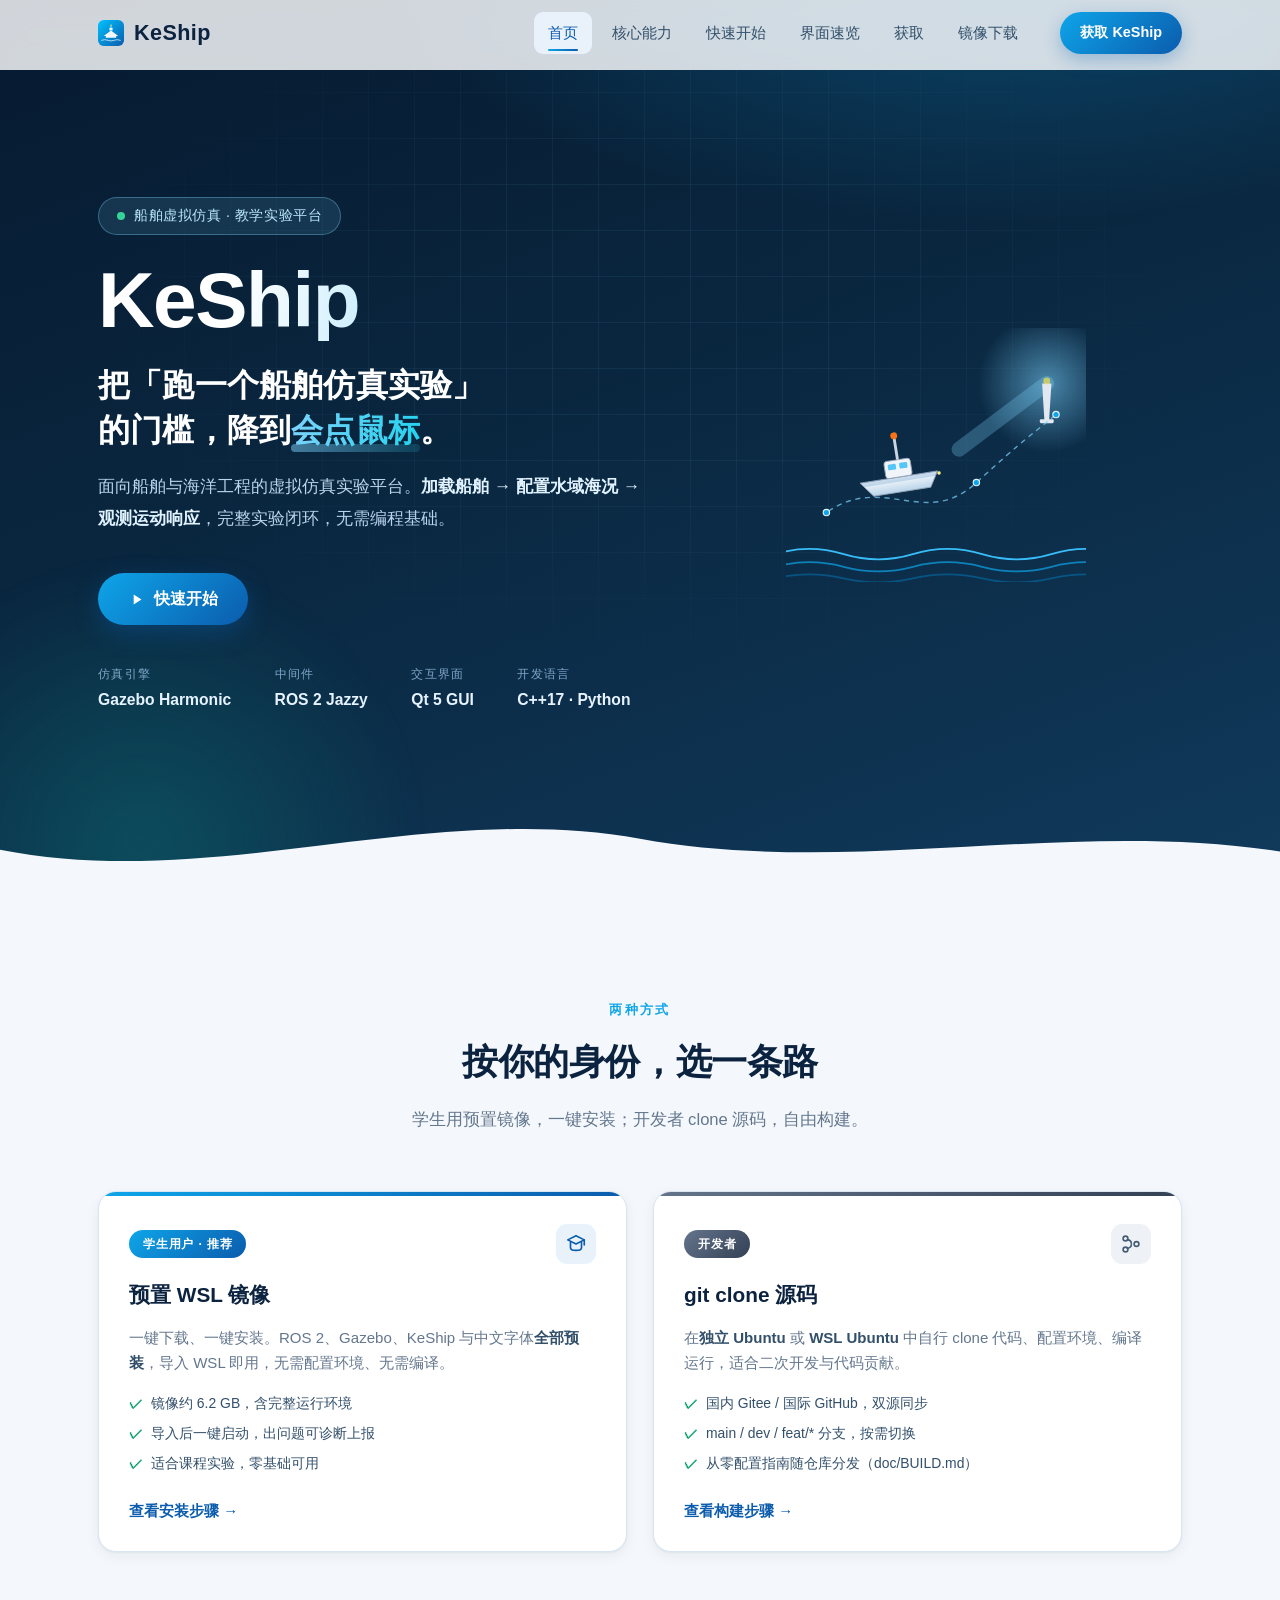
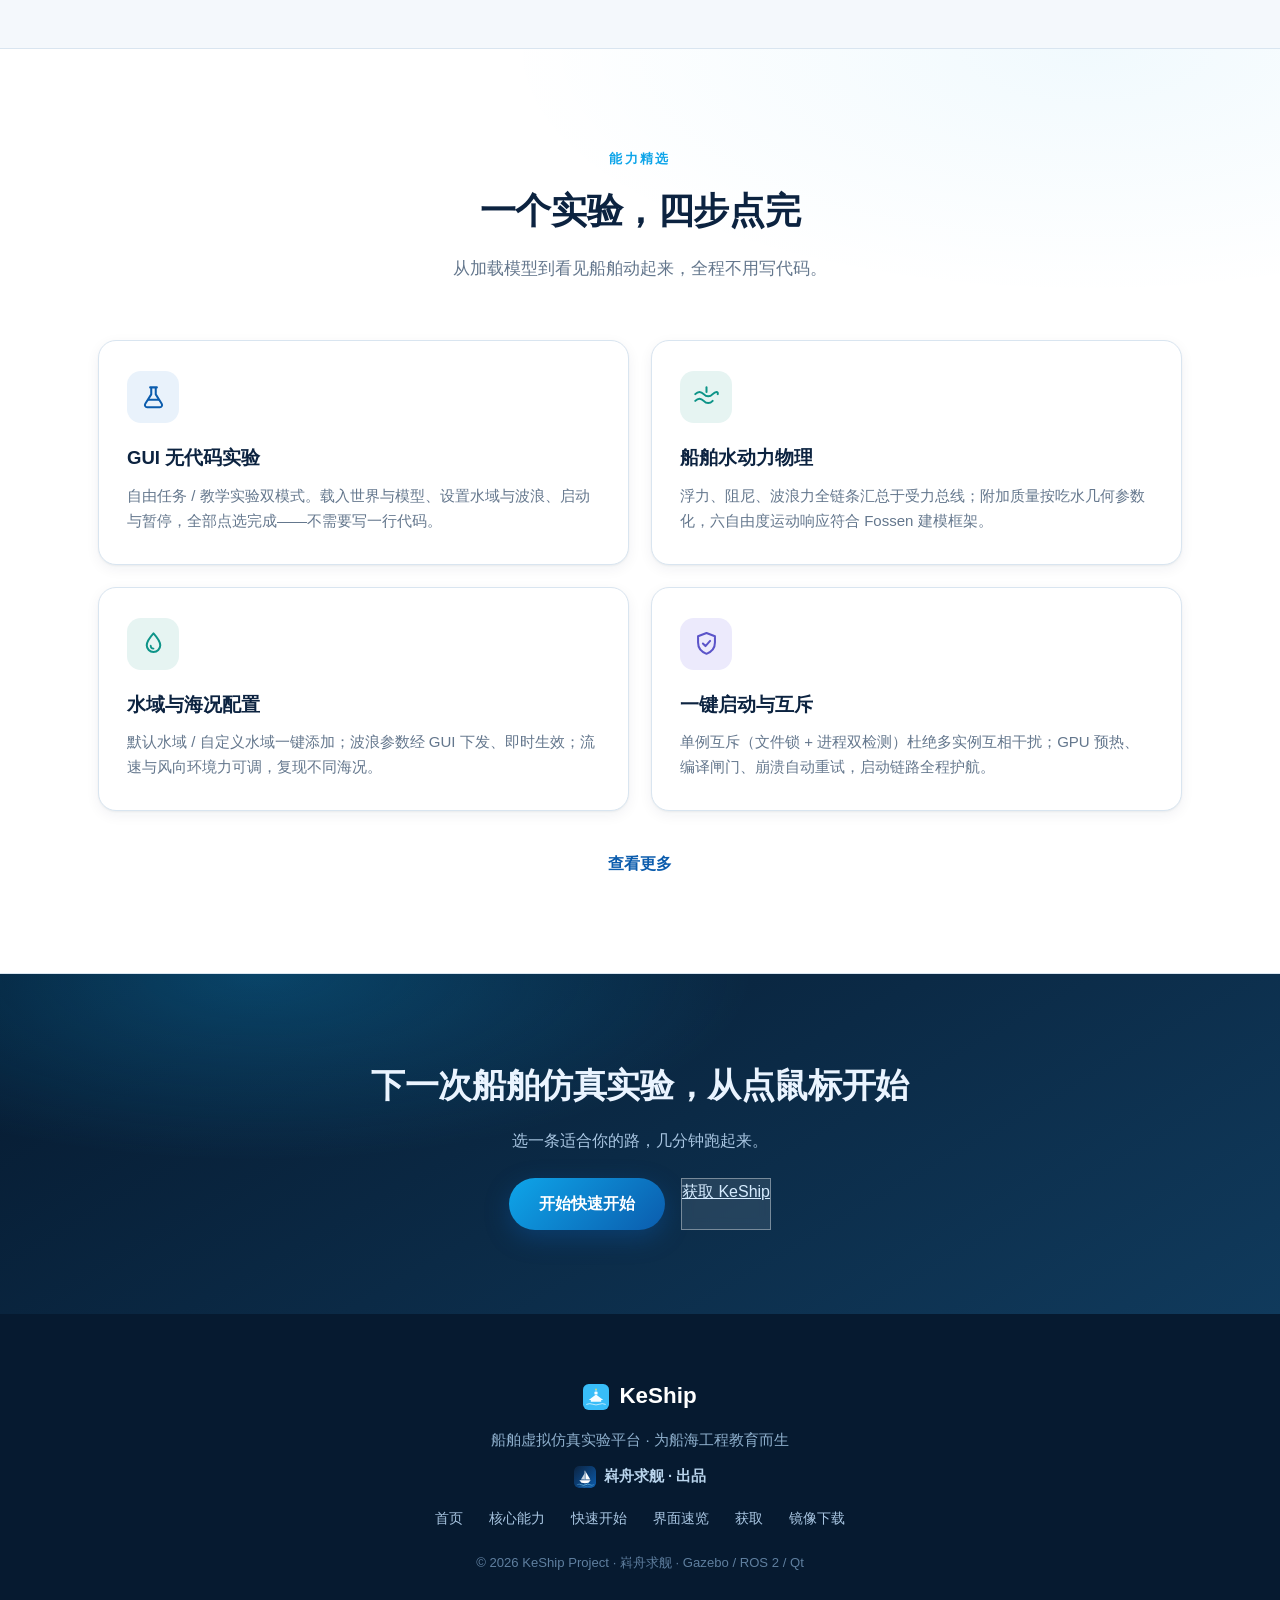
<file: index.html>
<!DOCTYPE html>
<html lang="zh-CN">
<head>
    <meta charset="UTF-8">
    <meta name="viewport" content="width=device-width, initial-scale=1.0">
    <title>KeShip — 船舶虚拟仿真实验平台</title>
    <meta name="description" content="KeShip 是面向船舶与海洋工程的虚拟仿真实验平台：预置 WSL 镜像一键安装，或 git clone 源码自建环境。加载船舶、配置水域海况、观测运动响应，无需编程基础。">
    <link rel="stylesheet" href="css/style.css">
    <link rel="icon" href="data:image/svg+xml,%3Csvg xmlns='http://www.w3.org/2000/svg' viewBox='0 0 100 100'%3E%3Cdefs%3E%3ClinearGradient id='g' x1='0' y1='0' x2='1' y2='1'%3E%3Cstop offset='0' stop-color='%2300c2ff'/%3E%3Cstop offset='1' stop-color='%230b5cad'/%3E%3C/linearGradient%3E%3C/defs%3E%3Crect width='100' height='100' rx='22' fill='url(%23g)'/%3E%3Cpath d='M22 60 L50 38 L78 60 L70 60 L70 66 L30 66 L30 60 Z' fill='%23fff' opacity='.95'/%3E%3Cpath d='M44 30 h12 v8 h-12 z M50 22 v8' fill='%23fff' opacity='.95'/%3E%3Cpath d='M14 76 q 12 -5 24 0 t 24 0 t 24 0' fill='none' stroke='%23fff' stroke-width='3' stroke-linecap='round' opacity='.85'/%3E%3C/svg%3E">
</head>
<body>

    <!-- ================= 导航栏 ================= -->
    <header id="navbar">
        <div class="nav-container">
            <a href="index.html" class="nav-logo" aria-label="KeShip 首页">
                <svg class="logo-mark" viewBox="0 0 100 100" aria-hidden="true">
                    <defs>
                        <linearGradient id="lg" x1="0" y1="0" x2="1" y2="1">
                            <stop offset="0" stop-color="#00c2ff"/><stop offset="1" stop-color="#0b5cad"/>
                        </linearGradient>
                    </defs>
                    <rect width="100" height="100" rx="22" fill="url(#lg)"/>
                    <!-- 船体 -->
                    <path d="M22 62 L50 40 L78 62 L70 62 L70 68 L30 68 L30 62 Z" fill="#fff" opacity=".95"/>
                    <!-- 桅杆 + 顶标 -->
                    <rect x="44" y="30" width="12" height="10" fill="#fff" opacity=".95"/>
                    <line x1="50" y1="22" x2="50" y2="30" stroke="#fff" stroke-width="2.5" stroke-linecap="round" opacity=".95"/>
                    <circle cx="50" cy="20" r="3" fill="#fde047"/>
                    <!-- 航迹波 -->
                    <path d="M14 78 q 12 -5 24 0 t 24 0 t 24 0" fill="none" stroke="#fff" stroke-width="3" stroke-linecap="round" opacity=".85"/>
                </svg>
                <span class="logo-text">KeShip</span>
            </a>
            <nav class="nav-links" id="nav-links" aria-label="主导航">
                <a href="index.html" class="nav-link active" aria-current="page">首页</a>
                <a href="features.html" class="nav-link">核心能力</a>
                <a href="start.html" class="nav-link">快速开始</a>
                <a href="showcase.html" class="nav-link">界面速览</a>
                <a href="get.html" class="nav-link">获取</a>
                <a href="download/index.html" class="nav-link">镜像下载</a>
            </nav>
            <a href="get.html" class="nav-cta">获取 KeShip</a>
            <button class="nav-toggle" aria-label="打开菜单" aria-expanded="false" aria-controls="nav-links">
                <span></span><span></span><span></span>
            </button>
        </div>
        <div class="nav-progress" id="nav-progress" aria-hidden="true"></div>
    </header>

    <main>

    <!-- ================= Hero ================= -->
    <section id="hero">
        <div class="hero-bg" aria-hidden="true">
            <div class="hero-grid"></div>
            <div class="hero-glow"></div>
        </div>
        <div class="container hero-inner">
            <div class="hero-copy reveal">
                <p class="hero-badge"><span class="badge-dot"></span>船舶虚拟仿真 · 教学实验平台</p>
                <h1 class="hero-title">KeShip</h1>
                <p class="hero-slogan">把「跑一个船舶仿真实验」的门槛，降到<em>会点鼠标</em>。</p>
                <p class="hero-subtitle">
                    面向船舶与海洋工程的虚拟仿真实验平台。<strong>加载船舶 → 配置水域海况 → 观测运动响应</strong>，完整实验闭环，无需编程基础。
                </p>
                <div class="hero-actions">
                    <a href="start.html" class="btn btn-primary">
                        <svg viewBox="0 0 24 24" class="btn-ico" aria-hidden="true"><path d="M8 5v14l11-7z" fill="currentColor"/></svg>
                        快速开始
                    </a>
                </div>
                <dl class="hero-stats">
                    <div class="stat"><dt>仿真引擎</dt><dd>Gazebo Harmonic</dd></div>
                    <div class="stat"><dt>中间件</dt><dd>ROS 2 Jazzy</dd></div>
                    <div class="stat"><dt>交互界面</dt><dd>Qt 5 GUI</dd></div>
                    <div class="stat"><dt>开发语言</dt><dd>C++17 · Python</dd></div>
                </dl>
            </div>

            <!-- 装饰性 SVG 场景：无人船 + 航迹 + 声波 -->
            <div class="hero-art reveal" aria-hidden="true">
                <svg viewBox="0 0 520 440" class="hero-svg">
                    <defs>
                        <linearGradient id="hull" x1="0" y1="0" x2="0" y2="1">
                            <stop offset="0" stop-color="#f8fafc"/><stop offset="1" stop-color="#b9d4ea"/>
                        </linearGradient>
                        <radialGradient id="lamp" cx=".5" cy=".5" r=".5">
                            <stop offset="0" stop-color="#7dd3fc" stop-opacity=".55"/>
                            <stop offset="1" stop-color="#7dd3fc" stop-opacity="0"/>
                        </radialGradient>
                    </defs>

                    <!-- 灯塔光束 -->
                    <circle cx="452" cy="96" r="120" fill="url(#lamp)"/>
                    <path d="M452 96 L300 210" stroke="#7dd3fc" stroke-opacity=".28" stroke-width="26" stroke-linecap="round"/>

                    <!-- 灯塔 -->
                    <g fill="#e2e8f0">
                        <path d="M444 96 l16 0 l-4 66 h-8 z"/>
                        <rect x="440" y="158" width="24" height="7" rx="2"/>
                    </g>
                    <circle cx="452" cy="92" r="6" fill="#fde047">
                        <animate attributeName="opacity" values="1;.35;1" dur="2.4s" repeatCount="indefinite"/>
                    </circle>

                    <!-- 计划航迹（虚线 + 途径点） -->
                    <path d="M70 320 C 170 250, 240 350, 330 268 S 420 190, 468 150"
                          fill="none" stroke="#7dd3fc" stroke-opacity=".7" stroke-width="2.5" stroke-dasharray="9 8">
                        <animate attributeName="stroke-dashoffset" from="68" to="0" dur="3.2s" repeatCount="indefinite"/>
                    </path>
                    <g fill="#0ea5e9" stroke="#e0f2fe" stroke-width="2">
                        <circle cx="70" cy="320" r="5.5"/>
                        <circle cx="330" cy="268" r="5.5"/>
                        <circle cx="468" cy="150" r="5.5"/>
                    </g>

                    <!-- 无人船（USV） -->
                    <g transform="translate(196 236) rotate(-9)">
                        <path d="M-72 22 L64 22 L48 48 L-52 48 Z" fill="url(#hull)" stroke="#94a3b8" stroke-width="1.5"/>
                        <path d="M-72 22 L64 22 L60 30 L-66 30 Z" fill="#0b5cad" opacity=".18"/>
                        <rect x="-26" y="-8" width="46" height="30" rx="5" fill="#f1f5f9" stroke="#94a3b8" stroke-width="1.5"/>
                        <rect x="-20" y="-2" width="14" height="10" rx="2" fill="#38bdf8" opacity=".85"/>
                        <rect x="0" y="-2" width="14" height="10" rx="2" fill="#38bdf8" opacity=".85"/>
                        <rect x="-4" y="-46" width="5" height="38" rx="2" fill="#cbd5e1"/>
                        <circle cx="-1.5" cy="-50" r="6" fill="#f97316">
                            <animate attributeName="r" values="6;7.6;6" dur="1.8s" repeatCount="indefinite"/>
                        </circle>
                        <circle cx="66" cy="26" r="3" fill="#fef08a"/>
                    </g>

                    <!-- 船体下方水波 -->
                    <g class="hero-waves">
                        <path class="wv wv-1" d="M-20 392 q 60 -18 120 0 t 120 0 t 120 0 t 120 0 t 120 0" fill="none" stroke="#38bdf8" stroke-width="3" stroke-linecap="round"/>
                        <path class="wv wv-2" d="M-20 414 q 60 -16 120 0 t 120 0 t 120 0 t 120 0 t 120 0" fill="none" stroke="#0ea5e9" stroke-width="3" stroke-linecap="round" opacity=".7"/>
                        <path class="wv wv-3" d="M-20 434 q 60 -14 120 0 t 120 0 t 120 0 t 120 0 t 120 0" fill="none" stroke="#0284c7" stroke-width="3" stroke-linecap="round" opacity=".45"/>
                    </g>
                </svg>
            </div>
        </div>

        <!-- 海浪过渡 -->
        <div class="hero-wave" aria-hidden="true">
            <svg viewBox="0 0 1440 120" preserveAspectRatio="none">
                <path d="M0,64 C240,110 480,10 720,52 C960,94 1200,30 1440,66 L1440,120 L0,120 Z" fill="#f4f8fc"/>
            </svg>
        </div>
    </section>

    <!-- ================= 双入口：选你的方式 ================= -->
    <section id="paths" class="section">
        <div class="container">
            <header class="section-head reveal">
                <p class="section-kicker">两种方式</p>
                <h2 class="section-title">按你的身份，选一条路</h2>
                <p class="section-desc">学生用预置镜像，一键安装；开发者 clone 源码，自由构建。</p>
            </header>
            <div class="path-cards">
                <a class="path-card path-student reveal" href="start.html#student">
                    <div class="path-top">
                        <span class="path-badge">学生用户 · 推荐</span>
                        <span class="path-emoji" aria-hidden="true">
                            <svg viewBox="0 0 24 24"><path d="M12 3 3 7.5l9 4.5 9-4.5L12 3z" fill="none" stroke="currentColor" stroke-width="1.8" stroke-linejoin="round"/><path d="M6 10.2V16c0 1.7 2.7 3 6 3s6-1.3 6-3v-5.8" fill="none" stroke="currentColor" stroke-width="1.8" stroke-linecap="round"/><path d="M21 7.5V13" fill="none" stroke="currentColor" stroke-width="1.8" stroke-linecap="round"/></svg>
                        </span>
                    </div>
                    <h3>预置 WSL 镜像</h3>
                    <p>一键下载、一键安装。ROS 2、Gazebo、KeShip 与中文字体<strong>全部预装</strong>，导入 WSL 即用，无需配置环境、无需编译。</p>
                    <ul class="path-points">
                        <li>镜像约 6.2 GB，含完整运行环境</li>
                        <li>导入后一键启动，出问题可诊断上报</li>
                        <li>适合课程实验，零基础可用</li>
                    </ul>
                    <span class="path-go">查看安装步骤 →</span>
                </a>

                <a class="path-card path-dev reveal" href="start.html#dev">
                    <div class="path-top">
                        <span class="path-badge alt">开发者</span>
                        <span class="path-emoji" aria-hidden="true">
                            <svg viewBox="0 0 24 24"><circle cx="6" cy="6" r="2.6" fill="none" stroke="currentColor" stroke-width="1.8"/><circle cx="6" cy="18" r="2.6" fill="none" stroke="currentColor" stroke-width="1.8"/><circle cx="18" cy="12" r="2.6" fill="none" stroke="currentColor" stroke-width="1.8"/><path d="M8 7.2c3.6.6 4.4 2.4 4.4 4.2M8 16.8c3.6-.6 4.4-2.4 4.4-4.2" fill="none" stroke="currentColor" stroke-width="1.8" stroke-linecap="round"/></svg>
                        </span>
                    </div>
                    <h3>git clone 源码</h3>
                    <p>在<strong>独立 Ubuntu</strong> 或 <strong>WSL Ubuntu</strong> 中自行 clone 代码、配置环境、编译运行，适合二次开发与代码贡献。</p>
                    <ul class="path-points">
                        <li>国内 Gitee / 国际 GitHub，双源同步</li>
                        <li>main / dev / feat/* 分支，按需切换</li>
                        <li>从零配置指南随仓库分发（doc/BUILD.md）</li>
                    </ul>
                    <span class="path-go">查看构建步骤 →</span>
                </a>
            </div>
        </div>
    </section>

    <!-- ================= 能力精选 ================= -->
    <section id="features" class="section section-alt">
        <div class="container">
            <header class="section-head reveal">
                <p class="section-kicker">能力精选</p>
                <h2 class="section-title">一个实验，四步点完</h2>
                <p class="section-desc">从加载模型到看见船舶动起来，全程不用写代码。</p>
            </header>
            <div class="features-grid cols-2">
                <article class="feature-card reveal">
                    <div class="f-icon i-blue">
                        <svg viewBox="0 0 24 24" aria-hidden="true"><path d="M9 3h6M10 3v6.2L4.7 17.6A2 2 0 0 0 6.4 20.7h11.2a2 2 0 0 0 1.7-3.1L14 9.2V3" fill="none" stroke="currentColor" stroke-width="1.8" stroke-linecap="round" stroke-linejoin="round"/><path d="M7.5 14h9" stroke="currentColor" stroke-width="1.8" stroke-linecap="round"/></svg>
                    </div>
                    <h3>GUI 无代码实验</h3>
                    <p>自由任务 / 教学实验双模式。载入世界与模型、设置水域与波浪、启动与暂停，全部点选完成——不需要写一行代码。</p>
                </article>
                <article class="feature-card reveal">
                    <div class="f-icon i-deep">
                        <svg viewBox="0 0 24 24" aria-hidden="true"><path d="M2 9c2.5-2.6 5-2.6 7.5 0S15 11.6 17.5 9 22.5 6.4 22 9M2 15c2.5-2.6 5-2.6 7.5 0s5.5 2.6 8-0" fill="none" stroke="currentColor" stroke-width="1.8" stroke-linecap="round"/><path d="M12 3v4" stroke="currentColor" stroke-width="1.8" stroke-linecap="round"/></svg>
                    </div>
                    <h3>船舶水动力物理</h3>
                    <p>浮力、阻尼、波浪力全链条汇总于受力总线；附加质量按吃水几何参数化，六自由度运动响应符合 Fossen 建模框架。</p>
                </article>
                <article class="feature-card reveal">
                    <div class="f-icon i-teal">
                        <svg viewBox="0 0 24 24" aria-hidden="true"><path d="M12 3s6 6.6 6 10.6A6 6 0 0 1 6 13.6C6 9.6 12 3 12 3z" fill="none" stroke="currentColor" stroke-width="1.8" stroke-linejoin="round"/><path d="M9.5 14a2.5 2.5 0 0 0 2.5 2.5" fill="none" stroke="currentColor" stroke-width="1.6" stroke-linecap="round"/></svg>
                    </div>
                    <h3>水域与海况配置</h3>
                    <p>默认水域 / 自定义水域一键添加；波浪参数经 GUI 下发、即时生效；流速与风向环境力可调，复现不同海况。</p>
                </article>
                <article class="feature-card reveal">
                    <div class="f-icon i-indigo">
                        <svg viewBox="0 0 24 24" aria-hidden="true"><path d="M12 2.7 4.5 5.6v5.6c0 4.6 3.2 8.4 7.5 10 4.3-1.6 7.5-5.4 7.5-10V5.6z" fill="none" stroke="currentColor" stroke-width="1.8" stroke-linejoin="round"/><path d="m8.8 12 2.3 2.3 4.1-4.6" fill="none" stroke="currentColor" stroke-width="1.8" stroke-linecap="round" stroke-linejoin="round"/></svg>
                    </div>
                    <h3>一键启动与互斥</h3>
                    <p>单例互斥（文件锁 + 进程双检测）杜绝多实例互相干扰；GPU 预热、编译闸门、崩溃自动重试，启动链路全程护航。</p>
                </article>
            </div>
            <p class="more-link reveal"><a href="features.html">查看更多</a></p>
        </div>
    </section>

    <!-- ================= CTA ================= -->
    <section class="cta-band">
        <div class="container cta-inner reveal">
            <h2>下一次船舶仿真实验，从点鼠标开始</h2>
            <p>选一条适合你的路，几分钟跑起来。</p>
            <div class="cta-actions">
                <a href="start.html" class="btn btn-primary">开始快速开始</a>
                <a href="get.html" class="btn-ghost">获取 KeShip</a>
            </div>
        </div>
    </section>

    </main>

    <!-- ================= 页脚 ================= -->
    <footer>
        <div class="container footer-inner">
            <div class="footer-brand">
                <svg class="logo-mark" viewBox="0 0 100 100" aria-hidden="true">
                    <rect width="100" height="100" rx="22" fill="#38bdf8"/>
                    <path d="M22 62 L50 40 L78 62 L70 62 L70 68 L30 68 L30 62 Z" fill="#fff" opacity=".95"/>
                    <rect x="44" y="30" width="12" height="10" fill="#fff" opacity=".95"/>
                    <line x1="50" y1="22" x2="50" y2="30" stroke="#fff" stroke-width="2.5" stroke-linecap="round" opacity=".95"/>
                    <circle cx="50" cy="20" r="3" fill="#fde047"/>
                    <path d="M14 78 q 12 -5 24 0 t 24 0 t 24 0" fill="none" stroke="#fff" stroke-width="3" stroke-linecap="round" opacity=".85"/>
                </svg>
                <span>KeShip</span>
            </div>
            <p class="footer-desc">船舶虚拟仿真实验平台 · 为船海工程教育而生</p>
            <p class="footer-kz">
                <img class="kz-mark-sm" src="assets/kzqj-logo.svg" alt="嵙舟求舰" width="20" height="20">
                <span>嵙舟求舰 · 出品</span>
            </p>

            <nav class="footer-links" aria-label="页脚导航">
                <a href="index.html">首页</a>
                <a href="features.html">核心能力</a>
                <a href="start.html">快速开始</a>
                <a href="showcase.html">界面速览</a>
                <a href="get.html">获取</a>
                <a href="download/index.html">镜像下载</a>
            </nav>
            <p class="footer-copy">© <span id="year">2026</span> KeShip Project · 嵙舟求舰 · Gazebo / ROS 2 / Qt</p>
        </div>
    </footer>

    <button id="back-top" class="back-top" type="button" aria-label="回到顶部">
        <svg viewBox="0 0 24 24" aria-hidden="true"><path d="m5 15 7-7 7 7" fill="none" stroke="currentColor" stroke-width="2" stroke-linecap="round" stroke-linejoin="round"/></svg>
    </button>

    <script src="js/main.js"></script>
</body>
</html>
</file>
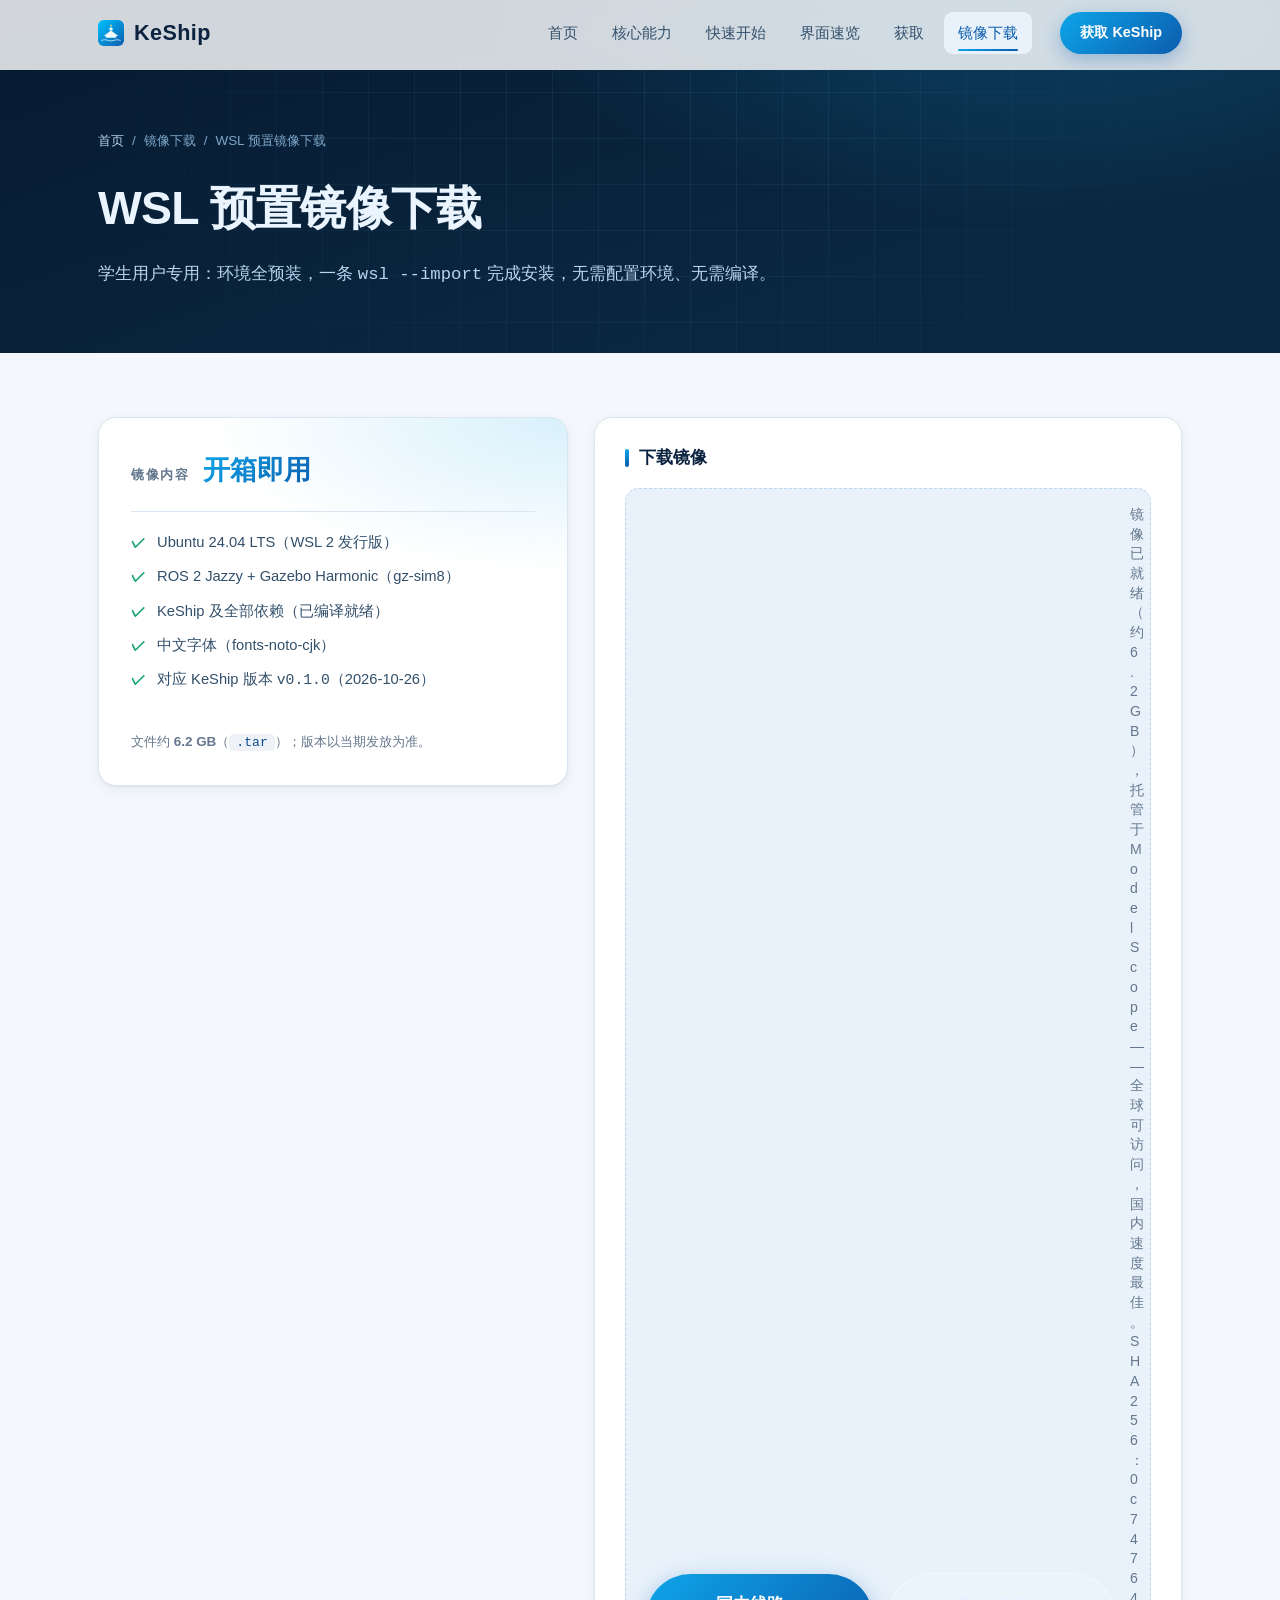
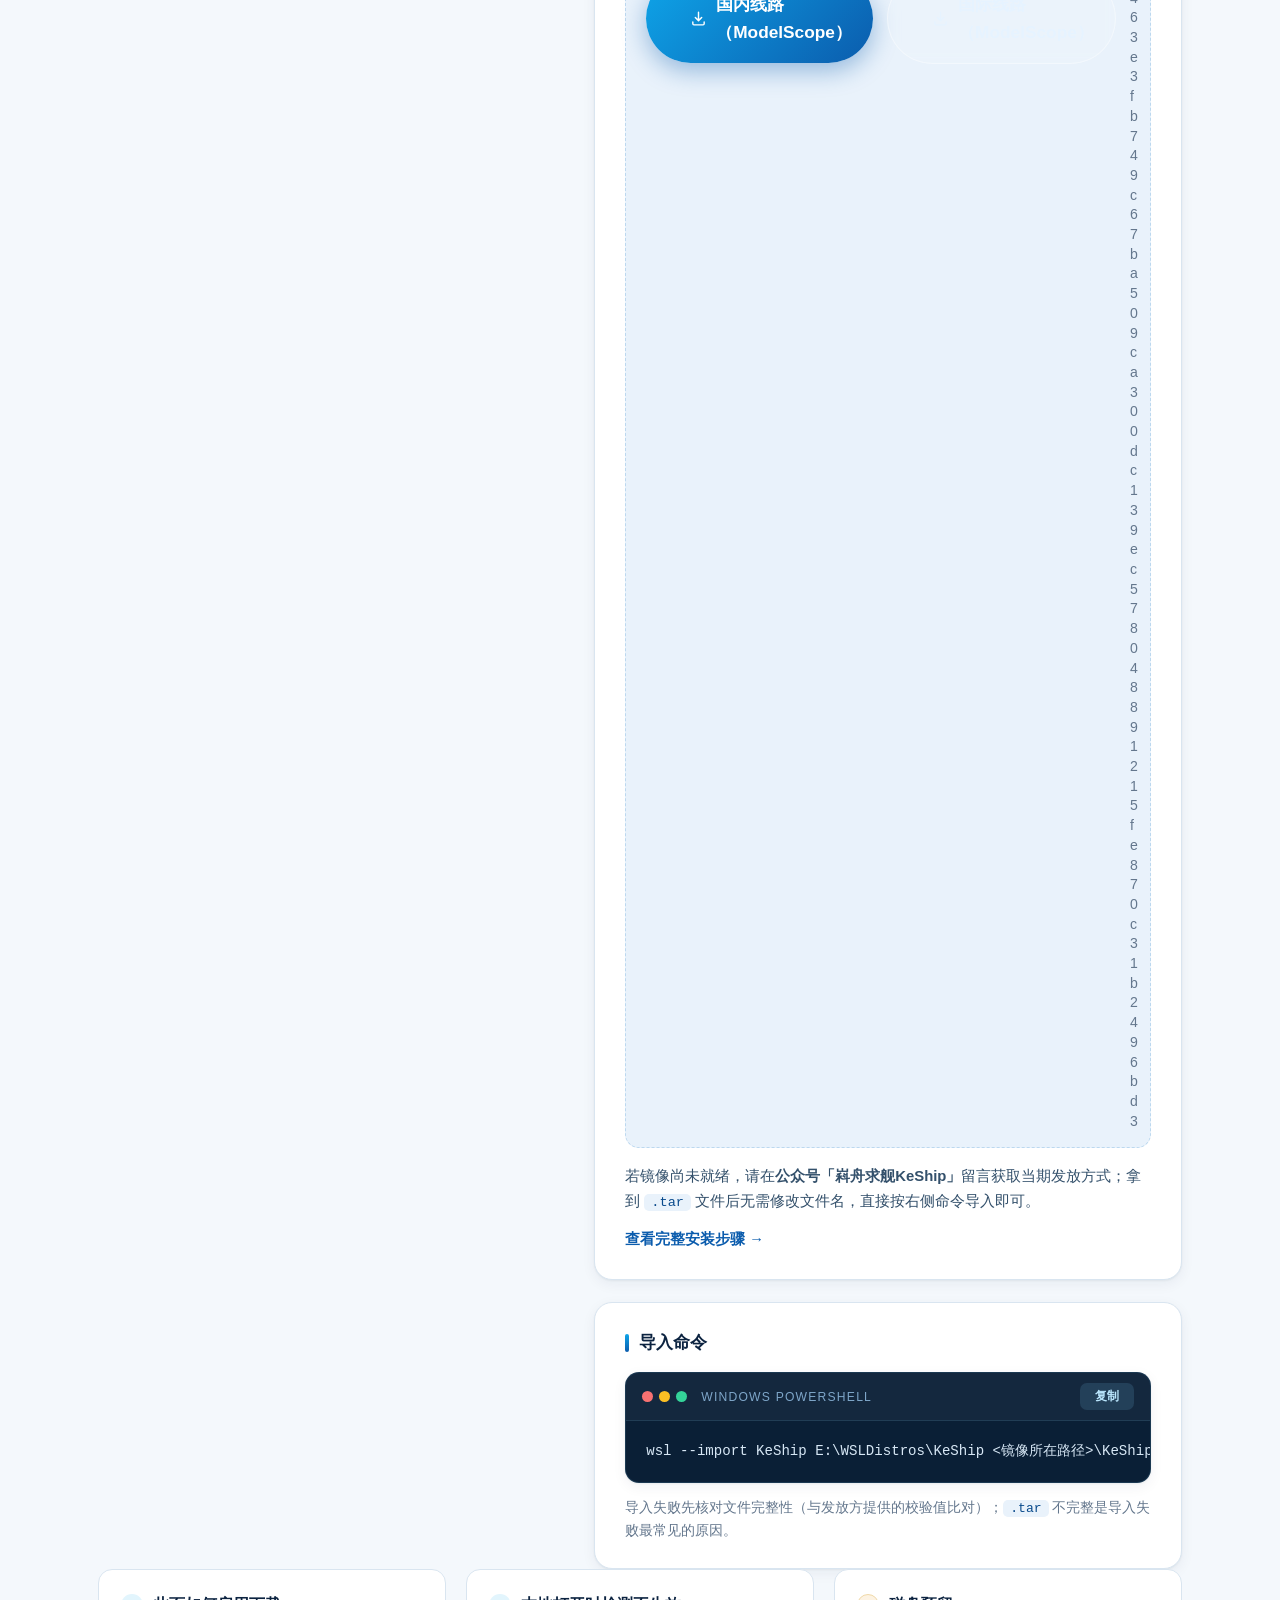
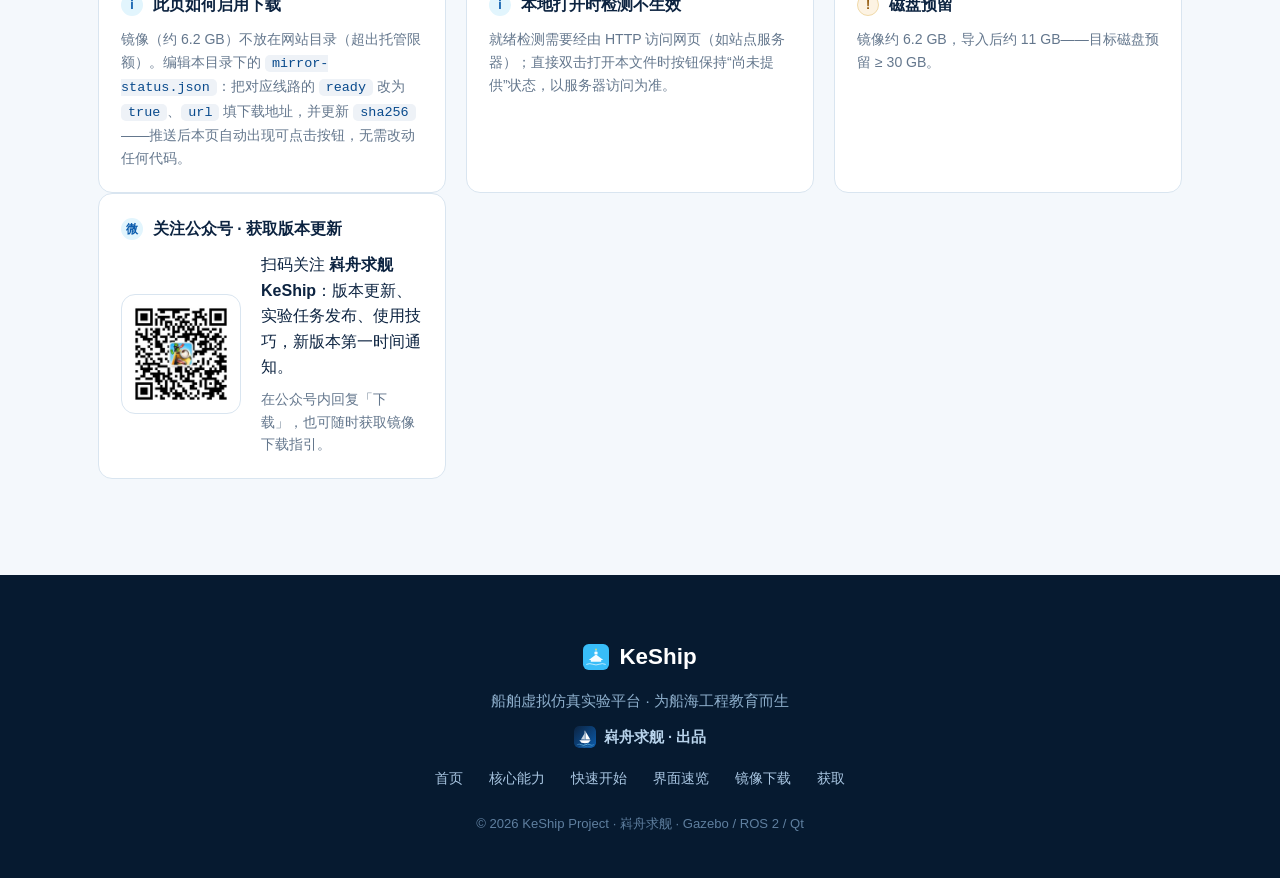
<file: download/index.html>
<!DOCTYPE html>
<html lang="zh-CN">
<head>
    <meta charset="UTF-8">
    <meta name="viewport" content="width=device-width, initial-scale=1.0">
    <title>WSL 预置镜像下载 — KeShip</title>
    <meta name="description" content="KeShip 预置 WSL 镜像下载：Ubuntu 24.04 + ROS 2 Jazzy + Gazebo Harmonic + KeShip 全预装，一条 wsl --import 完成安装。">
    <link rel="stylesheet" href="../css/style.css">
    <link rel="icon" href="data:image/svg+xml,%3Csvg xmlns='http://www.w3.org/2000/svg' viewBox='0 0 100 100'%3E%3Cdefs%3E%3ClinearGradient id='g' x1='0' y1='0' x2='1' y2='1'%3E%3Cstop offset='0' stop-color='%2300c2ff'/%3E%3Cstop offset='1' stop-color='%230b5cad'/%3E%3C/linearGradient%3E%3C/defs%3E%3Crect width='100' height='100' rx='22' fill='url(%23g)'/%3E%3Cpath d='M22 60 L50 38 L78 60 L70 60 L70 66 L30 66 L30 60 Z' fill='%23fff' opacity='.95'/%3E%3Cpath d='M44 30 h12 v8 h-12 z M50 22 v8' fill='%23fff' opacity='.95'/%3E%3Cpath d='M14 76 q 12 -5 24 0 t 24 0 t 24 0' fill='none' stroke='%23fff' stroke-width='3' stroke-linecap='round' opacity='.85'/%3E%3C/svg%3E">
</head>
<body>

    <!-- ================= 导航栏 ================= -->
    <header id="navbar">
        <div class="nav-container">
            <a href="../index.html" class="nav-logo" aria-label="KeShip 首页">
                <svg class="logo-mark" viewBox="0 0 100 100" aria-hidden="true">
                    <defs>
                        <linearGradient id="lg" x1="0" y1="0" x2="1" y2="1">
                            <stop offset="0" stop-color="#00c2ff"/><stop offset="1" stop-color="#0b5cad"/>
                        </linearGradient>
                    </defs>
                    <rect width="100" height="100" rx="22" fill="url(#lg)"/>
                    <path d="M22 62 L50 40 L78 62 L70 62 L70 68 L30 68 L30 62 Z" fill="#fff" opacity=".95"/>
                    <rect x="44" y="30" width="12" height="10" fill="#fff" opacity=".95"/>
                    <line x1="50" y1="22" x2="50" y2="30" stroke="#fff" stroke-width="2.5" stroke-linecap="round" opacity=".95"/>
                    <circle cx="50" cy="20" r="3" fill="#fde047"/>
                    <path d="M14 78 q 12 -5 24 0 t 24 0 t 24 0" fill="none" stroke="#fff" stroke-width="3" stroke-linecap="round" opacity=".85"/>
                </svg>
                <span class="logo-text">KeShip</span>
            </a>
            <nav class="nav-links" id="nav-links" aria-label="主导航">
                <a href="../index.html" class="nav-link">首页</a>
                <a href="../features.html" class="nav-link">核心能力</a>
                <a href="../start.html" class="nav-link">快速开始</a>
                <a href="../showcase.html" class="nav-link">界面速览</a>
                <a href="../get.html" class="nav-link">获取</a>
                <a href="index.html" class="nav-link active" aria-current="page">镜像下载</a>
            </nav>
            <a href="../get.html" class="nav-cta">获取 KeShip</a>
            <button class="nav-toggle" aria-label="打开菜单" aria-expanded="false" aria-controls="nav-links">
                <span></span><span></span><span></span>
            </button>
        </div>
        <div class="nav-progress" id="nav-progress" aria-hidden="true"></div>
    </header>

    <main>

    <!-- ================= 子页 Hero ================= -->
    <section class="page-hero">
        <div class="hero-bg" aria-hidden="true">
            <div class="hero-grid"></div>
        </div>
        <div class="container">
            <nav class="crumbs" aria-label="面包屑"><a href="../index.html">首页</a><span aria-hidden="true">/</span><span>镜像下载</span><span aria-hidden="true">/</span>WSL 预置镜像下载</nav>
            <h1 class="page-title">WSL 预置镜像下载</h1>
            <p class="page-desc">学生用户专用：环境全预装，一条 <code>wsl --import</code> 完成安装，无需配置环境、无需编译。</p>
        </div>
    </section>

    <!-- ================= 镜像信息 + 下载 ================= -->
    <section class="section">
        <div class="container">
            <div class="get-grid">
                <div class="version-card reveal">
                    <div class="version-top">
                        <span class="version-badge">镜像内容</span>
                        <span class="version-tag">开箱即用</span>
                    </div>
                    <ul class="version-list">
                        <li>Ubuntu 24.04 LTS（WSL 2 发行版）</li>
                        <li>ROS 2 Jazzy + Gazebo Harmonic（gz-sim8）</li>
                        <li>KeShip 及全部依赖（已编译就绪）</li>
                        <li>中文字体（fonts-noto-cjk）</li>
                        <li>对应 KeShip 版本 <code data-cfg="version">v0.1.0</code>（<span data-cfg="releaseDate">2026-10-12</span>）</li>
                    </ul>
                    <p class="version-hint">文件约 <strong data-cfg="size">6.2 GB</strong>（<code>.tar</code>）；版本以当期发放为准。</p>
                </div>

                <div class="get-panels">
                    <div class="get-panel reveal">
                        <h3>下载镜像</h3>
                        <div class="mirror-download">
                            <a class="btn btn-primary btn-large mirror-btn is-pending" id="mirror-btn-cn" role="button" aria-disabled="true">
                                <svg viewBox="0 0 24 24" class="btn-ico" aria-hidden="true"><path d="M12 3v12m0 0 4.5-4.5M12 15l-4.5-4.5" fill="none" stroke="currentColor" stroke-width="2" stroke-linecap="round" stroke-linejoin="round"/><path d="M4 17v2.5A1.5 1.5 0 0 0 5.5 21h13a1.5 1.5 0 0 0 1.5-1.5V17" fill="none" stroke="currentColor" stroke-width="2" stroke-linecap="round"/></svg>
                                <span id="mirror-btn-cn-text">国内线路检测中…</span>
                            </a>
                            <a class="btn btn-ghost btn-large mirror-btn is-pending" id="mirror-btn-intl" role="button" aria-disabled="true">
                                <svg viewBox="0 0 24 24" class="btn-ico" aria-hidden="true"><path d="M12 3v12m0 0 4.5-4.5M12 15l-4.5-4.5" fill="none" stroke="currentColor" stroke-width="2" stroke-linecap="round" stroke-linejoin="round"/><path d="M4 17v2.5A1.5 1.5 0 0 0 5.5 21h13a1.5 1.5 0 0 0 1.5-1.5V17" fill="none" stroke="currentColor" stroke-width="2" stroke-linecap="round"/></svg>
                                <span id="mirror-btn-intl-text">国际线路检测中…</span>
                            </a>
                            <p class="mirror-status" id="mirror-status">正在读取镜像状态…</p>
                        </div>
                        <p class="panel-text">若镜像尚未就绪，请在<strong>公众号「嵙舟求舰KeShip」</strong>留言获取当期发放方式；拿到 <code>.tar</code> 文件后无需修改文件名，直接按右侧命令导入即可。</p>
                        <a href="../start.html#student" class="panel-link">查看完整安装步骤 →</a>
                    </div>
                    <div class="get-panel reveal">
                        <h3>导入命令</h3>
                        <div class="code-block">
                            <div class="code-head">
                                <span class="code-dots" aria-hidden="true"><i></i><i></i><i></i></span>
                                <span class="code-lang">Windows PowerShell</span>
                                <button class="copy-btn" data-code="code-import" type="button">复制</button>
                            </div>
<pre><code id="code-import">wsl --import KeShip E:\WSLDistros\KeShip &lt;镜像所在路径&gt;\KeShip-WSL-Image.tar --version 2</code></pre>
                        </div>
                        <p class="repo-note">导入失败先核对文件完整性（与发放方提供的校验值比对）；<code>.tar</code> 不完整是导入失败最常见的原因。</p>
                    </div>
                </div>
            </div>

            <!-- 维护者说明 -->
            <div class="notes reveal">
                <div class="note">
                    <p class="note-title"><span class="note-ico n-info" aria-hidden="true">i</span>此页如何启用下载</p>
                    <p>镜像（约 6.2 GB）不放在网站目录（超出托管限额）。编辑本目录下的 <code>mirror-status.json</code>：把对应线路的 <code>ready</code> 改为 <code>true</code>、<code>url</code> 填下载地址，并更新 <code>sha256</code>——推送后本页自动出现可点击按钮，无需改动任何代码。</p>
                </div>
                <div class="note">
                    <p class="note-title"><span class="note-ico n-info" aria-hidden="true">i</span>本地打开时检测不生效</p>
                    <p>就绪检测需要经由 HTTP 访问网页（如站点服务器）；直接双击打开本文件时按钮保持“尚未提供”状态，以服务器访问为准。</p>
                </div>
                <div class="note">
                    <p class="note-title"><span class="note-ico n-warn" aria-hidden="true">!</span>磁盘预留</p>
                    <p>镜像约 6.2 GB，导入后约 11 GB——目标磁盘预留 ≥ 30 GB。</p>
                </div>
            </div>

            <!-- 公众号引流 -->
            <div class="notes wechat-notes reveal">
                <div class="note">
                    <p class="note-title"><span class="note-ico n-info" aria-hidden="true">微</span>关注公众号 · 获取版本更新</p>
                    <div class="wechat-follow">
                        <img class="wechat-qr" src="../assets/wechat-qr.jpg" alt="嵙舟求舰KeShip 微信公众号二维码" width="120" height="120" loading="lazy">
                        <div class="wechat-follow-text">
                            <p>扫码关注 <strong>嵙舟求舰KeShip</strong>：版本更新、实验任务发布、使用技巧，新版本第一时间通知。</p>
                            <p class="wechat-hint">在公众号内回复「下载」，也可随时获取镜像下载指引。</p>
                        </div>
                    </div>
                </div>
            </div>
        </div>
    </section>

    </main>

    <!-- ================= 页脚 ================= -->
    <footer>
        <div class="container footer-inner">
            <div class="footer-brand">
                <svg class="logo-mark" viewBox="0 0 100 100" aria-hidden="true">
                    <rect width="100" height="100" rx="22" fill="#38bdf8"/>
                    <path d="M22 62 L50 40 L78 62 L70 62 L70 68 L30 68 L30 62 Z" fill="#fff" opacity=".95"/>
                    <rect x="44" y="30" width="12" height="10" fill="#fff" opacity=".95"/>
                    <line x1="50" y1="22" x2="50" y2="30" stroke="#fff" stroke-width="2.5" stroke-linecap="round" opacity=".95"/>
                    <circle cx="50" cy="20" r="3" fill="#fde047"/>
                    <path d="M14 78 q 12 -5 24 0 t 24 0 t 24 0" fill="none" stroke="#fff" stroke-width="3" stroke-linecap="round" opacity=".85"/>
                </svg>
                <span>KeShip</span>
            </div>
            <p class="footer-desc">船舶虚拟仿真实验平台 · 为船海工程教育而生</p>
            <p class="footer-kz">
                <img class="kz-mark-sm" src="../assets/kzqj-logo.svg" alt="嵙舟求舰" width="20" height="20">
                <span>嵙舟求舰 · 出品</span>
            </p>

            <nav class="footer-links" aria-label="页脚导航">
                <a href="../index.html">首页</a>
                <a href="../features.html">核心能力</a>
                <a href="../start.html">快速开始</a>
                <a href="../showcase.html">界面速览</a>
                <a href="index.html">镜像下载</a>
                <a href="../get.html">获取</a>
            </nav>
            <p class="footer-copy">© <span id="year">2026</span> KeShip Project · 嵙舟求舰 · Gazebo / ROS 2 / Qt</p>
        </div>
    </footer>

    <button id="back-top" class="back-top" type="button" aria-label="回到顶部">
        <svg viewBox="0 0 24 24" aria-hidden="true"><path d="m5 15 7-7 7 7" fill="none" stroke="currentColor" stroke-width="2" stroke-linecap="round" stroke-linejoin="round"/></svg>
    </button>

    <script src="../js/main.js"></script>
</body>
</html>
</file>
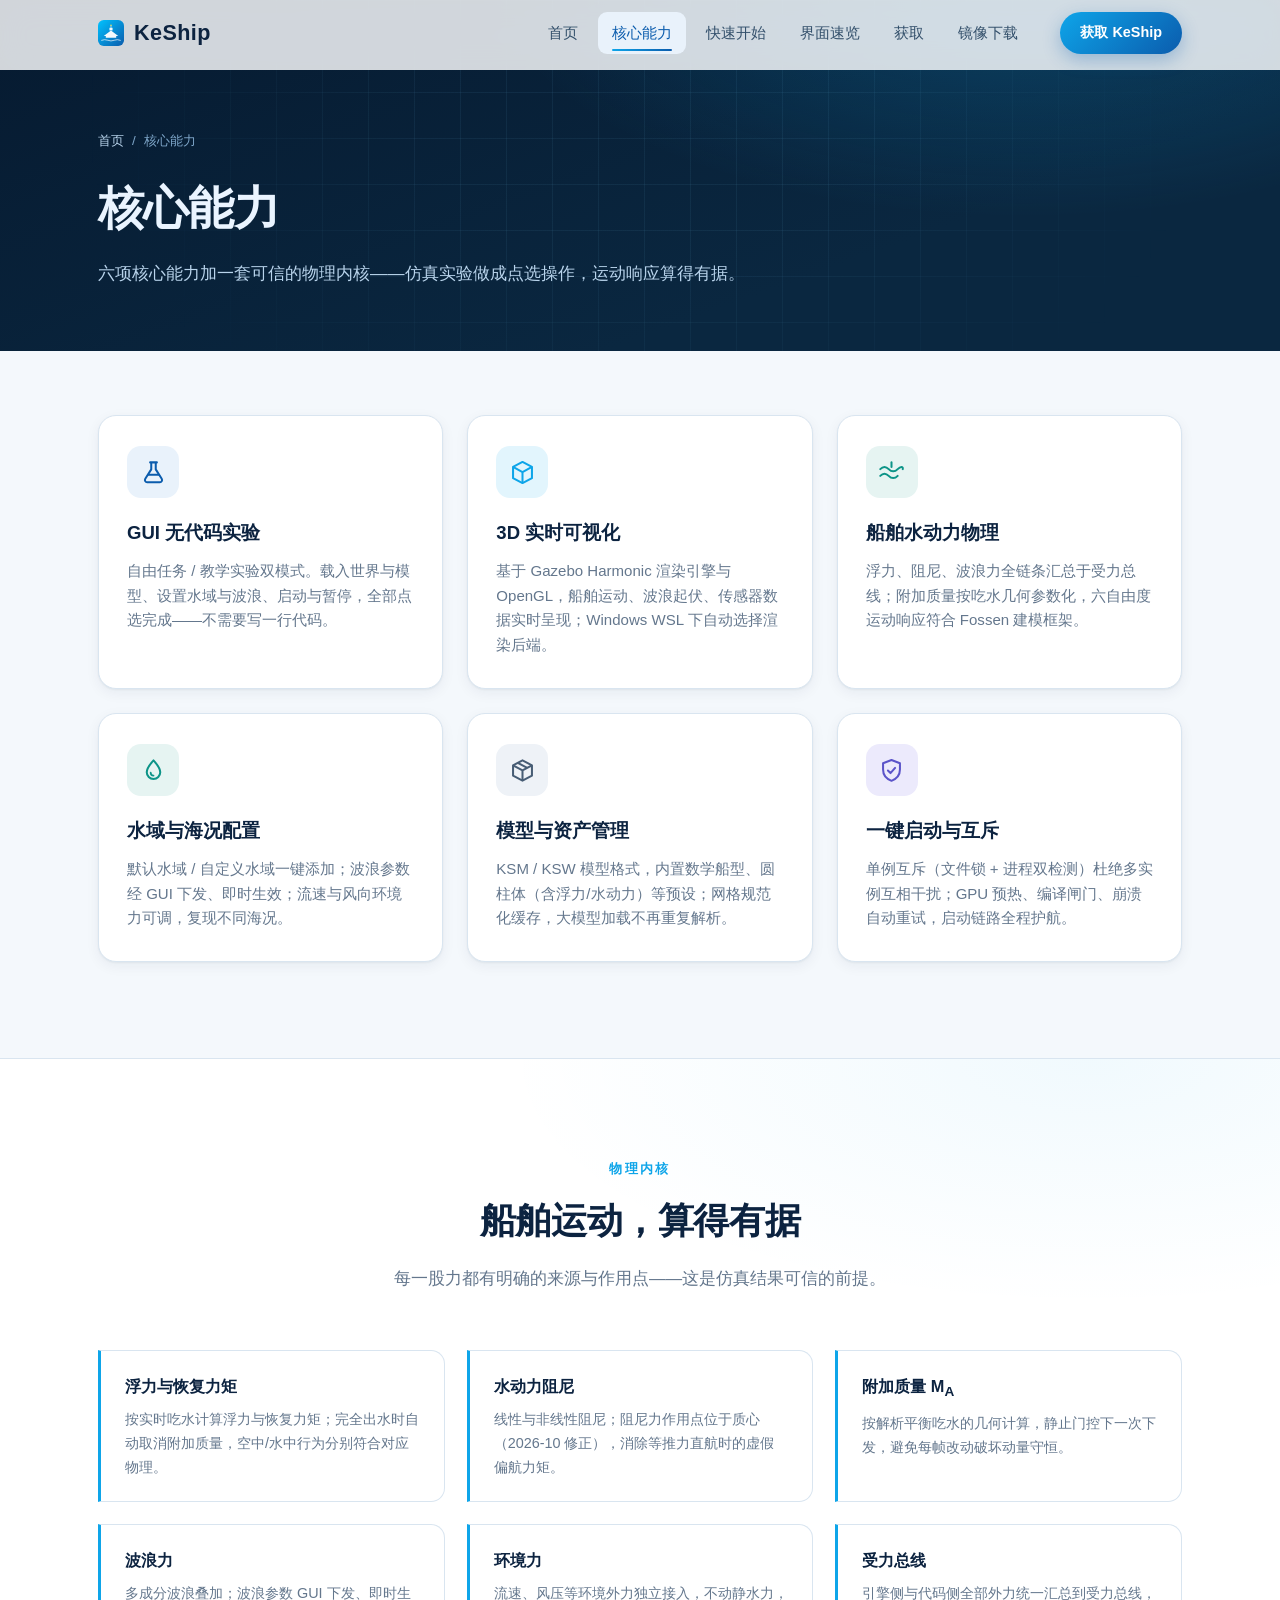
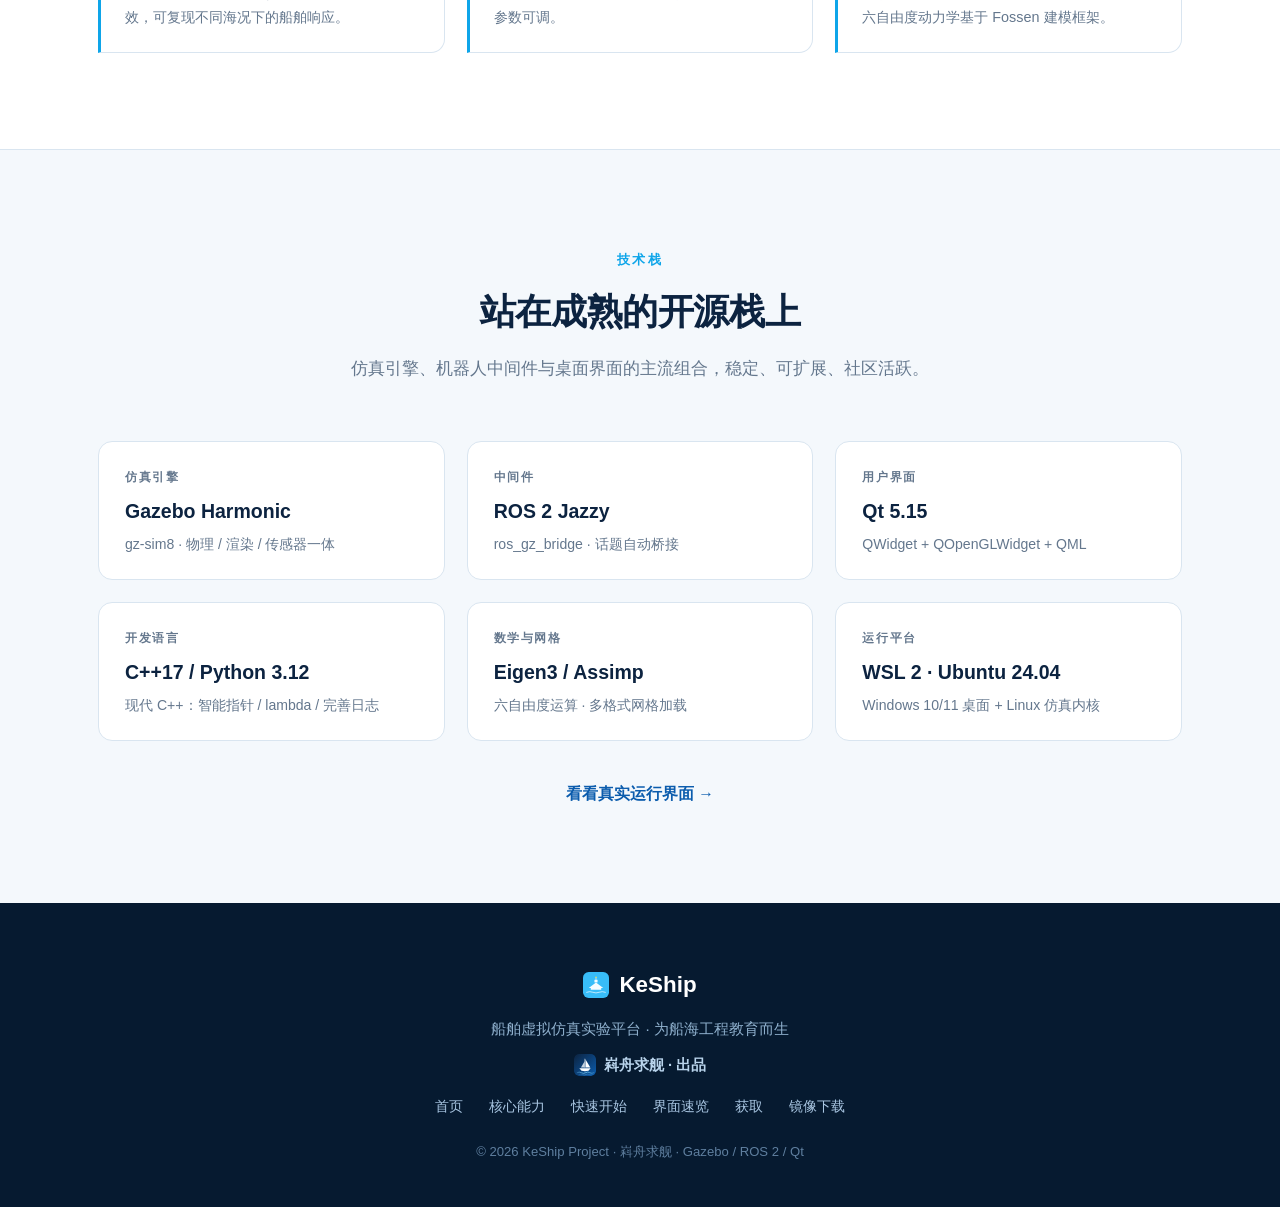
<file: features.html>
<!DOCTYPE html>
<html lang="zh-CN">
<head>
    <meta charset="UTF-8">
    <meta name="viewport" content="width=device-width, initial-scale=1.0">
    <title>核心能力 — KeShip</title>
    <meta name="description" content="KeShip 核心能力：GUI 无代码实验、3D 实时可视化、船舶水动力物理、水域与海况配置、模型资产管理、一键启动与互斥保护。">
    <link rel="stylesheet" href="css/style.css">
    <link rel="icon" href="data:image/svg+xml,%3Csvg xmlns='http://www.w3.org/2000/svg' viewBox='0 0 100 100'%3E%3Cdefs%3E%3ClinearGradient id='g' x1='0' y1='0' x2='1' y2='1'%3E%3Cstop offset='0' stop-color='%2300c2ff'/%3E%3Cstop offset='1' stop-color='%230b5cad'/%3E%3C/linearGradient%3E%3C/defs%3E%3Crect width='100' height='100' rx='22' fill='url(%23g)'/%3E%3Cpath d='M22 60 L50 38 L78 60 L70 60 L70 66 L30 66 L30 60 Z' fill='%23fff' opacity='.95'/%3E%3Cpath d='M44 30 h12 v8 h-12 z M50 22 v8' fill='%23fff' opacity='.95'/%3E%3Cpath d='M14 76 q 12 -5 24 0 t 24 0 t 24 0' fill='none' stroke='%23fff' stroke-width='3' stroke-linecap='round' opacity='.85'/%3E%3C/svg%3E">
</head>
<body>

    <!-- ================= 导航栏 ================= -->
    <header id="navbar">
        <div class="nav-container">
            <a href="index.html" class="nav-logo" aria-label="KeShip 首页">
                <svg class="logo-mark" viewBox="0 0 100 100" aria-hidden="true">
                    <defs>
                        <linearGradient id="lg" x1="0" y1="0" x2="1" y2="1">
                            <stop offset="0" stop-color="#00c2ff"/><stop offset="1" stop-color="#0b5cad"/>
                        </linearGradient>
                    </defs>
                    <rect width="100" height="100" rx="22" fill="url(#lg)"/>
                    <path d="M22 62 L50 40 L78 62 L70 62 L70 68 L30 68 L30 62 Z" fill="#fff" opacity=".95"/>
                    <rect x="44" y="30" width="12" height="10" fill="#fff" opacity=".95"/>
                    <line x1="50" y1="22" x2="50" y2="30" stroke="#fff" stroke-width="2.5" stroke-linecap="round" opacity=".95"/>
                    <circle cx="50" cy="20" r="3" fill="#fde047"/>
                    <path d="M14 78 q 12 -5 24 0 t 24 0 t 24 0" fill="none" stroke="#fff" stroke-width="3" stroke-linecap="round" opacity=".85"/>
                </svg>
                <span class="logo-text">KeShip</span>
            </a>
            <nav class="nav-links" id="nav-links" aria-label="主导航">
                <a href="index.html" class="nav-link">首页</a>
                <a href="features.html" class="nav-link active" aria-current="page">核心能力</a>
                <a href="start.html" class="nav-link">快速开始</a>
                <a href="showcase.html" class="nav-link">界面速览</a>
                <a href="get.html" class="nav-link">获取</a>
                <a href="download/index.html" class="nav-link">镜像下载</a>
            </nav>
            <a href="get.html" class="nav-cta">获取 KeShip</a>
            <button class="nav-toggle" aria-label="打开菜单" aria-expanded="false" aria-controls="nav-links">
                <span></span><span></span><span></span>
            </button>
        </div>
        <div class="nav-progress" id="nav-progress" aria-hidden="true"></div>
    </header>

    <main>

    <!-- ================= 子页 Hero ================= -->
    <section class="page-hero">
        <div class="hero-bg" aria-hidden="true">
            <div class="hero-grid"></div>
        </div>
        <div class="container">
            <nav class="crumbs" aria-label="面包屑"><a href="index.html">首页</a><span aria-hidden="true">/</span>核心能力</nav>
            <h1 class="page-title">核心能力</h1>
            <p class="page-desc">六项核心能力加一套可信的物理内核——仿真实验做成点选操作，运动响应算得有据。</p>
        </div>
    </section>

    <!-- ================= 六项能力 ================= -->
    <section class="section">
        <div class="container">
            <div class="features-grid">
                <article class="feature-card reveal">
                    <div class="f-icon i-blue">
                        <svg viewBox="0 0 24 24" aria-hidden="true"><path d="M9 3h6M10 3v6.2L4.7 17.6A2 2 0 0 0 6.4 20.7h11.2a2 2 0 0 0 1.7-3.1L14 9.2V3" fill="none" stroke="currentColor" stroke-width="1.8" stroke-linecap="round" stroke-linejoin="round"/><path d="M7.5 14h9" stroke="currentColor" stroke-width="1.8" stroke-linecap="round"/></svg>
                    </div>
                    <h3>GUI 无代码实验</h3>
                    <p>自由任务 / 教学实验双模式。载入世界与模型、设置水域与波浪、启动与暂停，全部点选完成——不需要写一行代码。</p>
                </article>
                <article class="feature-card reveal">
                    <div class="f-icon i-cyan">
                        <svg viewBox="0 0 24 24" aria-hidden="true"><path d="M12 2.6 20.4 7v10L12 21.4 3.6 17V7z" fill="none" stroke="currentColor" stroke-width="1.8" stroke-linejoin="round"/><path d="M3.6 7 12 11.6 20.4 7M12 11.6v9.8" fill="none" stroke="currentColor" stroke-width="1.8" stroke-linejoin="round"/></svg>
                    </div>
                    <h3>3D 实时可视化</h3>
                    <p>基于 Gazebo Harmonic 渲染引擎与 OpenGL，船舶运动、波浪起伏、传感器数据实时呈现；Windows WSL 下自动选择渲染后端。</p>
                </article>
                <article class="feature-card reveal">
                    <div class="f-icon i-deep">
                        <svg viewBox="0 0 24 24" aria-hidden="true"><path d="M2 9c2.5-2.6 5-2.6 7.5 0S15 11.6 17.5 9 22.5 6.4 22 9M2 15c2.5-2.6 5-2.6 7.5 0s5.5 2.6 8-0" fill="none" stroke="currentColor" stroke-width="1.8" stroke-linecap="round"/><path d="M12 3v4" stroke="currentColor" stroke-width="1.8" stroke-linecap="round"/></svg>
                    </div>
                    <h3>船舶水动力物理</h3>
                    <p>浮力、阻尼、波浪力全链条汇总于受力总线；附加质量按吃水几何参数化，六自由度运动响应符合 Fossen 建模框架。</p>
                </article>
                <article class="feature-card reveal">
                    <div class="f-icon i-teal">
                        <svg viewBox="0 0 24 24" aria-hidden="true"><path d="M12 3s6 6.6 6 10.6A6 6 0 0 1 6 13.6C6 9.6 12 3 12 3z" fill="none" stroke="currentColor" stroke-width="1.8" stroke-linejoin="round"/><path d="M9.5 14a2.5 2.5 0 0 0 2.5 2.5" fill="none" stroke="currentColor" stroke-width="1.6" stroke-linecap="round"/></svg>
                    </div>
                    <h3>水域与海况配置</h3>
                    <p>默认水域 / 自定义水域一键添加；波浪参数经 GUI 下发、即时生效；流速与风向环境力可调，复现不同海况。</p>
                </article>
                <article class="feature-card reveal">
                    <div class="f-icon i-slate">
                        <svg viewBox="0 0 24 24" aria-hidden="true"><path d="M3.6 7.4 12 3l8.4 4.4v9.2L12 21l-8.4-4.4z" fill="none" stroke="currentColor" stroke-width="1.8" stroke-linejoin="round"/><path d="M3.6 7.4 12 11.9l8.4-4.5M12 11.9V21" fill="none" stroke="currentColor" stroke-width="1.8" stroke-linejoin="round"/><path d="M7.8 5.2l8.4 4.4" fill="none" stroke="currentColor" stroke-width="1.8"/></svg>
                    </div>
                    <h3>模型与资产管理</h3>
                    <p>KSM / KSW 模型格式，内置数学船型、圆柱体（含浮力/水动力）等预设；网格规范化缓存，大模型加载不再重复解析。</p>
                </article>
                <article class="feature-card reveal">
                    <div class="f-icon i-indigo">
                        <svg viewBox="0 0 24 24" aria-hidden="true"><path d="M12 2.7 4.5 5.6v5.6c0 4.6 3.2 8.4 7.5 10 4.3-1.6 7.5-5.4 7.5-10V5.6z" fill="none" stroke="currentColor" stroke-width="1.8" stroke-linejoin="round"/><path d="m8.8 12 2.3 2.3 4.1-4.6" fill="none" stroke="currentColor" stroke-width="1.8" stroke-linecap="round" stroke-linejoin="round"/></svg>
                    </div>
                    <h3>一键启动与互斥</h3>
                    <p>单例互斥（文件锁 + 进程双检测）杜绝多实例互相干扰；GPU 预热、编译闸门、崩溃自动重试，启动链路全程护航。</p>
                </article>
            </div>
        </div>
    </section>

    <!-- ================= 物理仿真细节 ================= -->
    <section class="section section-alt">
        <div class="container">
            <header class="section-head reveal">
                <p class="section-kicker">物理内核</p>
                <h2 class="section-title">船舶运动，算得有据</h2>
                <p class="section-desc">每一股力都有明确的来源与作用点——这是仿真结果可信的前提。</p>
            </header>
            <div class="physics-grid">
                <div class="physics-item reveal">
                    <h3>浮力与恢复力矩</h3>
                    <p>按实时吃水计算浮力与恢复力矩；完全出水时自动取消附加质量，空中/水中行为分别符合对应物理。</p>
                </div>
                <div class="physics-item reveal">
                    <h3>水动力阻尼</h3>
                    <p>线性与非线性阻尼；阻尼力作用点位于质心（2026-10 修正），消除等推力直航时的虚假偏航力矩。</p>
                </div>
                <div class="physics-item reveal">
                    <h3>附加质量 M<sub>A</sub></h3>
                    <p>按解析平衡吃水的几何计算，静止门控下一次下发，避免每帧改动破坏动量守恒。</p>
                </div>
                <div class="physics-item reveal">
                    <h3>波浪力</h3>
                    <p>多成分波浪叠加；波浪参数 GUI 下发、即时生效，可复现不同海况下的船舶响应。</p>
                </div>
                <div class="physics-item reveal">
                    <h3>环境力</h3>
                    <p>流速、风压等环境外力独立接入，不动静水力，参数可调。</p>
                </div>
                <div class="physics-item reveal">
                    <h3>受力总线</h3>
                    <p>引擎侧与代码侧全部外力统一汇总到受力总线，六自由度动力学基于 Fossen 建模框架。</p>
                </div>
            </div>
        </div>
    </section>

    <!-- ================= 技术栈 ================= -->
    <section id="stack" class="section">
        <div class="container">
            <header class="section-head reveal">
                <p class="section-kicker">技术栈</p>
                <h2 class="section-title">站在成熟的开源栈上</h2>
                <p class="section-desc">仿真引擎、机器人中间件与桌面界面的主流组合，稳定、可扩展、社区活跃。</p>
            </header>
            <div class="stack-grid">
                <div class="stack-card reveal">
                    <p class="stack-tag">仿真引擎</p>
                    <h3>Gazebo Harmonic</h3>
                    <p class="stack-note">gz-sim8 · 物理 / 渲染 / 传感器一体</p>
                </div>
                <div class="stack-card reveal">
                    <p class="stack-tag">中间件</p>
                    <h3>ROS 2 Jazzy</h3>
                    <p class="stack-note">ros_gz_bridge · 话题自动桥接</p>
                </div>
                <div class="stack-card reveal">
                    <p class="stack-tag">用户界面</p>
                    <h3>Qt 5.15</h3>
                    <p class="stack-note">QWidget + QOpenGLWidget + QML</p>
                </div>
                <div class="stack-card reveal">
                    <p class="stack-tag">开发语言</p>
                    <h3>C++17 / Python 3.12</h3>
                    <p class="stack-note">现代 C++：智能指针 / lambda / 完善日志</p>
                </div>
                <div class="stack-card reveal">
                    <p class="stack-tag">数学与网格</p>
                    <h3>Eigen3 / Assimp</h3>
                    <p class="stack-note">六自由度运算 · 多格式网格加载</p>
                </div>
                <div class="stack-card reveal">
                    <p class="stack-tag">运行平台</p>
                    <h3>WSL 2 · Ubuntu 24.04</h3>
                    <p class="stack-note">Windows 10/11 桌面 + Linux 仿真内核</p>
                </div>
            </div>
            <p class="more-link reveal"><a href="showcase.html">看看真实运行界面 →</a></p>
        </div>
    </section>

    </main>

    <!-- ================= 页脚 ================= -->
    <footer>
        <div class="container footer-inner">
            <div class="footer-brand">
                <svg class="logo-mark" viewBox="0 0 100 100" aria-hidden="true">
                    <rect width="100" height="100" rx="22" fill="#38bdf8"/>
                    <path d="M22 62 L50 40 L78 62 L70 62 L70 68 L30 68 L30 62 Z" fill="#fff" opacity=".95"/>
                    <rect x="44" y="30" width="12" height="10" fill="#fff" opacity=".95"/>
                    <line x1="50" y1="22" x2="50" y2="30" stroke="#fff" stroke-width="2.5" stroke-linecap="round" opacity=".95"/>
                    <circle cx="50" cy="20" r="3" fill="#fde047"/>
                    <path d="M14 78 q 12 -5 24 0 t 24 0 t 24 0" fill="none" stroke="#fff" stroke-width="3" stroke-linecap="round" opacity=".85"/>
                </svg>
                <span>KeShip</span>
            </div>
            <p class="footer-desc">船舶虚拟仿真实验平台 · 为船海工程教育而生</p>
            <p class="footer-kz">
                <img class="kz-mark-sm" src="assets/kzqj-logo.svg" alt="嵙舟求舰" width="20" height="20">
                <span>嵙舟求舰 · 出品</span>
            </p>

            <nav class="footer-links" aria-label="页脚导航">
                <a href="index.html">首页</a>
                <a href="features.html">核心能力</a>
                <a href="start.html">快速开始</a>
                <a href="showcase.html">界面速览</a>
                <a href="get.html">获取</a>
                <a href="download/index.html">镜像下载</a>
            </nav>
            <p class="footer-copy">© <span id="year">2026</span> KeShip Project · 嵙舟求舰 · Gazebo / ROS 2 / Qt</p>
        </div>
    </footer>

    <button id="back-top" class="back-top" type="button" aria-label="回到顶部">
        <svg viewBox="0 0 24 24" aria-hidden="true"><path d="m5 15 7-7 7 7" fill="none" stroke="currentColor" stroke-width="2" stroke-linecap="round" stroke-linejoin="round"/></svg>
    </button>

    <script src="js/main.js"></script>
</body>
</html>
</file>
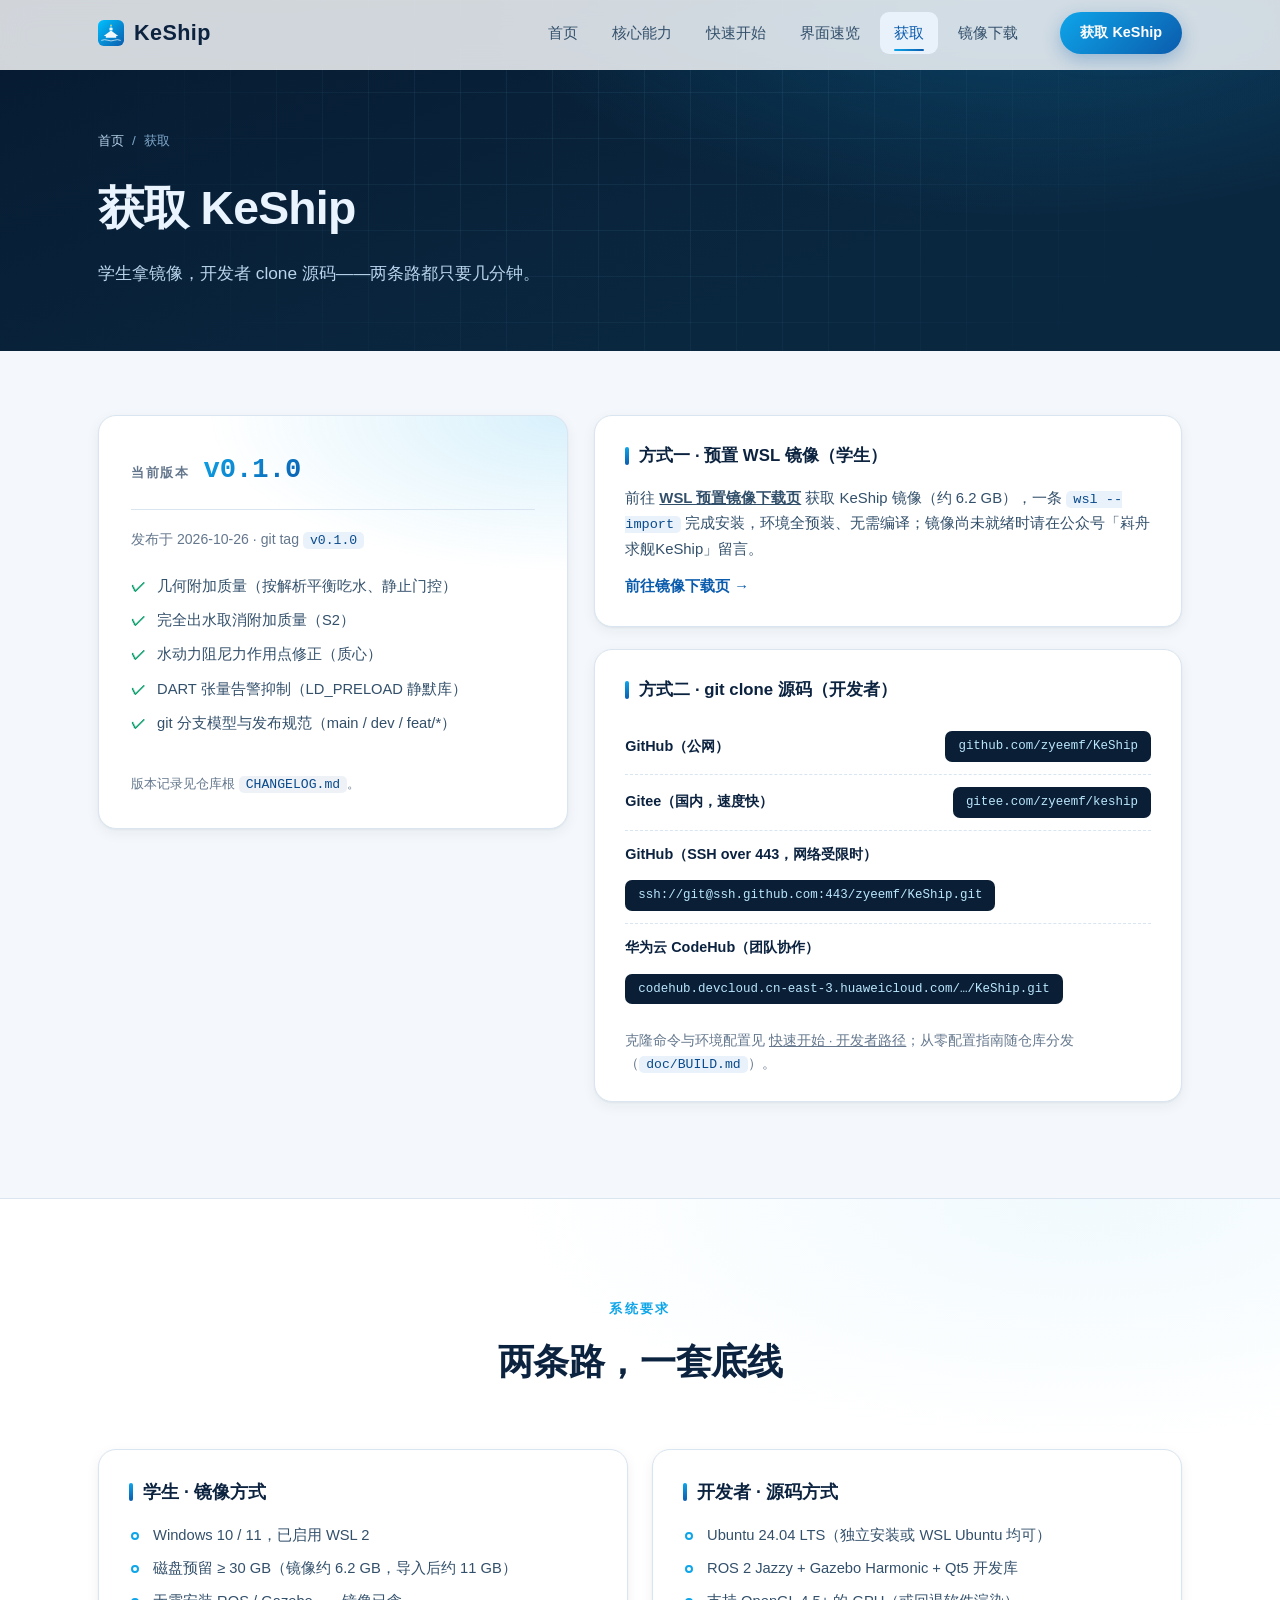
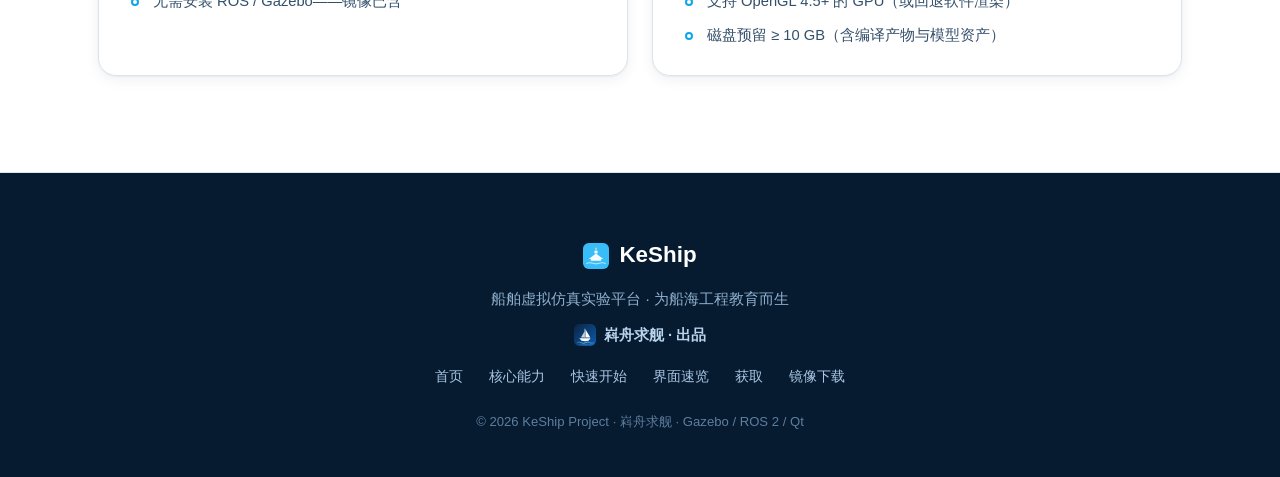
<file: get.html>
<!DOCTYPE html>
<html lang="zh-CN">
<head>
    <meta charset="UTF-8">
    <meta name="viewport" content="width=device-width, initial-scale=1.0">
    <title>获取 KeShip</title>
    <meta name="description" content="获取 KeShip：学生用户导入预置 WSL 镜像（一键安装）；开发者 git clone 源码（Gitee 国内 · GitHub 国际）。">
    <link rel="stylesheet" href="css/style.css">
    <link rel="icon" href="data:image/svg+xml,%3Csvg xmlns='http://www.w3.org/2000/svg' viewBox='0 0 100 100'%3E%3Cdefs%3E%3ClinearGradient id='g' x1='0' y1='0' x2='1' y2='1'%3E%3Cstop offset='0' stop-color='%2300c2ff'/%3E%3Cstop offset='1' stop-color='%230b5cad'/%3E%3C/linearGradient%3E%3C/defs%3E%3Crect width='100' height='100' rx='22' fill='url(%23g)'/%3E%3Cpath d='M22 60 L50 38 L78 60 L70 60 L70 66 L30 66 L30 60 Z' fill='%23fff' opacity='.95'/%3E%3Cpath d='M44 30 h12 v8 h-12 z M50 22 v8' fill='%23fff' opacity='.95'/%3E%3Cpath d='M14 76 q 12 -5 24 0 t 24 0 t 24 0' fill='none' stroke='%23fff' stroke-width='3' stroke-linecap='round' opacity='.85'/%3E%3C/svg%3E">
</head>
<body>

    <!-- ================= 导航栏 ================= -->
    <header id="navbar">
        <div class="nav-container">
            <a href="index.html" class="nav-logo" aria-label="KeShip 首页">
                <svg class="logo-mark" viewBox="0 0 100 100" aria-hidden="true">
                    <defs>
                        <linearGradient id="lg" x1="0" y1="0" x2="1" y2="1">
                            <stop offset="0" stop-color="#00c2ff"/><stop offset="1" stop-color="#0b5cad"/>
                        </linearGradient>
                    </defs>
                    <rect width="100" height="100" rx="22" fill="url(#lg)"/>
                    <path d="M22 62 L50 40 L78 62 L70 62 L70 68 L30 68 L30 62 Z" fill="#fff" opacity=".95"/>
                    <rect x="44" y="30" width="12" height="10" fill="#fff" opacity=".95"/>
                    <line x1="50" y1="22" x2="50" y2="30" stroke="#fff" stroke-width="2.5" stroke-linecap="round" opacity=".95"/>
                    <circle cx="50" cy="20" r="3" fill="#fde047"/>
                    <path d="M14 78 q 12 -5 24 0 t 24 0 t 24 0" fill="none" stroke="#fff" stroke-width="3" stroke-linecap="round" opacity=".85"/>
                </svg>
                <span class="logo-text">KeShip</span>
            </a>
            <nav class="nav-links" id="nav-links" aria-label="主导航">
                <a href="index.html" class="nav-link">首页</a>
                <a href="features.html" class="nav-link">核心能力</a>
                <a href="start.html" class="nav-link">快速开始</a>
                <a href="showcase.html" class="nav-link">界面速览</a>
                <a href="get.html" class="nav-link active" aria-current="page">获取</a>
                <a href="download/index.html" class="nav-link">镜像下载</a>
            </nav>
            <a href="get.html" class="nav-cta">获取 KeShip</a>
            <button class="nav-toggle" aria-label="打开菜单" aria-expanded="false" aria-controls="nav-links">
                <span></span><span></span><span></span>
            </button>
        </div>
        <div class="nav-progress" id="nav-progress" aria-hidden="true"></div>
    </header>

    <main>

    <!-- ================= 子页 Hero ================= -->
    <section class="page-hero">
        <div class="hero-bg" aria-hidden="true">
            <div class="hero-grid"></div>
        </div>
        <div class="container">
            <nav class="crumbs" aria-label="面包屑"><a href="index.html">首页</a><span aria-hidden="true">/</span>获取</nav>
            <h1 class="page-title">获取 KeShip</h1>
            <p class="page-desc">学生拿镜像，开发者 clone 源码——两条路都只要几分钟。</p>
        </div>
    </section>

    <!-- ================= 获取方式 ================= -->
    <section class="section">
        <div class="container">
            <div class="get-grid">
                <div class="version-card reveal">
                    <div class="version-top">
                        <span class="version-badge">当前版本</span>
                        <span class="version-tag" data-cfg="version">v0.1.0</span>
                    </div>
                    <p class="version-date">发布于 <span data-cfg="releaseDate">2026-10-12</span> · git tag <code data-cfg="version">v0.1.0</code></p>
                    <ul class="version-list">
                        <li>几何附加质量（按解析平衡吃水、静止门控）</li>
                        <li>完全出水取消附加质量（S2）</li>
                        <li>水动力阻尼力作用点修正（质心）</li>
                        <li>DART 张量告警抑制（LD_PRELOAD 静默库）</li>
                        <li>git 分支模型与发布规范（main / dev / feat/*）</li>
                    </ul>
                    <p class="version-hint">版本记录见仓库根 <code>CHANGELOG.md</code>。</p>
                </div>

                <div class="get-panels">
                    <div class="get-panel reveal">
                        <h3>方式一 · 预置 WSL 镜像（学生）</h3>
                        <p class="panel-text">前往 <a href="download/index.html"><strong>WSL 预置镜像下载页</strong></a> 获取 KeShip 镜像（约 6.2 GB），一条 <code>wsl --import</code> 完成安装，环境全预装、无需编译；镜像尚未就绪时请在公众号「嵙舟求舰KeShip」留言。</p>
                        <a href="download/index.html" class="panel-link">前往镜像下载页 →</a>
                    </div>
                    <div class="get-panel reveal">
                        <h3>方式二 · git clone 源码（开发者）</h3>
                        <div class="repo-row">
                            <span class="repo-name">GitHub（公网）</span>
                            <code>github.com/zyeemf/KeShip</code>
                        </div>
                        <div class="repo-row">
                            <span class="repo-name">Gitee（国内，速度快）</span>
                            <code>gitee.com/zyeemf/keship</code>
                        </div>
                        <div class="repo-row">
                            <span class="repo-name">GitHub（SSH over 443，网络受限时）</span>
                            <code>ssh://git@ssh.github.com:443/zyeemf/KeShip.git</code>
                        </div>
                        <div class="repo-row">
                            <span class="repo-name">华为云 CodeHub（团队协作）</span>
                            <code>codehub.devcloud.cn-east-3.huaweicloud.com/…/KeShip.git</code>
                        </div>
                        <p class="repo-note">克隆命令与环境配置见 <a href="start.html#dev">快速开始 · 开发者路径</a>；从零配置指南随仓库分发（<code>doc/BUILD.md</code>）。</p>
                    </div>
                </div>
            </div>
        </div>
    </section>

    <!-- ================= 系统要求 ================= -->
    <section class="section section-alt">
        <div class="container">
            <header class="section-head reveal">
                <p class="section-kicker">系统要求</p>
                <h2 class="section-title">两条路，一套底线</h2>
            </header>
            <div class="req-grid">
                <div class="req-card reveal">
                    <h3>学生 · 镜像方式</h3>
                    <ul class="req-list">
                        <li>Windows 10 / 11，已启用 WSL 2</li>
                        <li>磁盘预留 ≥ 30 GB（镜像约 6.2 GB，导入后约 11 GB）</li>
                        <li>无需安装 ROS / Gazebo——镜像已含</li>
                    </ul>
                </div>
                <div class="req-card reveal">
                    <h3>开发者 · 源码方式</h3>
                    <ul class="req-list">
                        <li>Ubuntu 24.04 LTS（独立安装或 WSL Ubuntu 均可）</li>
                        <li>ROS 2 Jazzy + Gazebo Harmonic + Qt5 开发库</li>
                        <li>支持 OpenGL 4.5+ 的 GPU（或回退软件渲染）</li>
                        <li>磁盘预留 ≥ 10 GB（含编译产物与模型资产）</li>
                    </ul>
                </div>
            </div>
        </div>
    </section>

    </main>

    <!-- ================= 页脚 ================= -->
    <footer>
        <div class="container footer-inner">
            <div class="footer-brand">
                <svg class="logo-mark" viewBox="0 0 100 100" aria-hidden="true">
                    <rect width="100" height="100" rx="22" fill="#38bdf8"/>
                    <path d="M22 62 L50 40 L78 62 L70 62 L70 68 L30 68 L30 62 Z" fill="#fff" opacity=".95"/>
                    <rect x="44" y="30" width="12" height="10" fill="#fff" opacity=".95"/>
                    <line x1="50" y1="22" x2="50" y2="30" stroke="#fff" stroke-width="2.5" stroke-linecap="round" opacity=".95"/>
                    <circle cx="50" cy="20" r="3" fill="#fde047"/>
                    <path d="M14 78 q 12 -5 24 0 t 24 0 t 24 0" fill="none" stroke="#fff" stroke-width="3" stroke-linecap="round" opacity=".85"/>
                </svg>
                <span>KeShip</span>
            </div>
            <p class="footer-desc">船舶虚拟仿真实验平台 · 为船海工程教育而生</p>
            <p class="footer-kz">
                <img class="kz-mark-sm" src="assets/kzqj-logo.svg" alt="嵙舟求舰" width="20" height="20">
                <span>嵙舟求舰 · 出品</span>
            </p>

            <nav class="footer-links" aria-label="页脚导航">
                <a href="index.html">首页</a>
                <a href="features.html">核心能力</a>
                <a href="start.html">快速开始</a>
                <a href="showcase.html">界面速览</a>
                <a href="get.html">获取</a>
                <a href="download/index.html">镜像下载</a>
            </nav>
            <p class="footer-copy">© <span id="year">2026</span> KeShip Project · 嵙舟求舰 · Gazebo / ROS 2 / Qt</p>
        </div>
    </footer>

    <button id="back-top" class="back-top" type="button" aria-label="回到顶部">
        <svg viewBox="0 0 24 24" aria-hidden="true"><path d="m5 15 7-7 7 7" fill="none" stroke="currentColor" stroke-width="2" stroke-linecap="round" stroke-linejoin="round"/></svg>
    </button>

    <script src="js/main.js"></script>
</body>
</html>
</file>
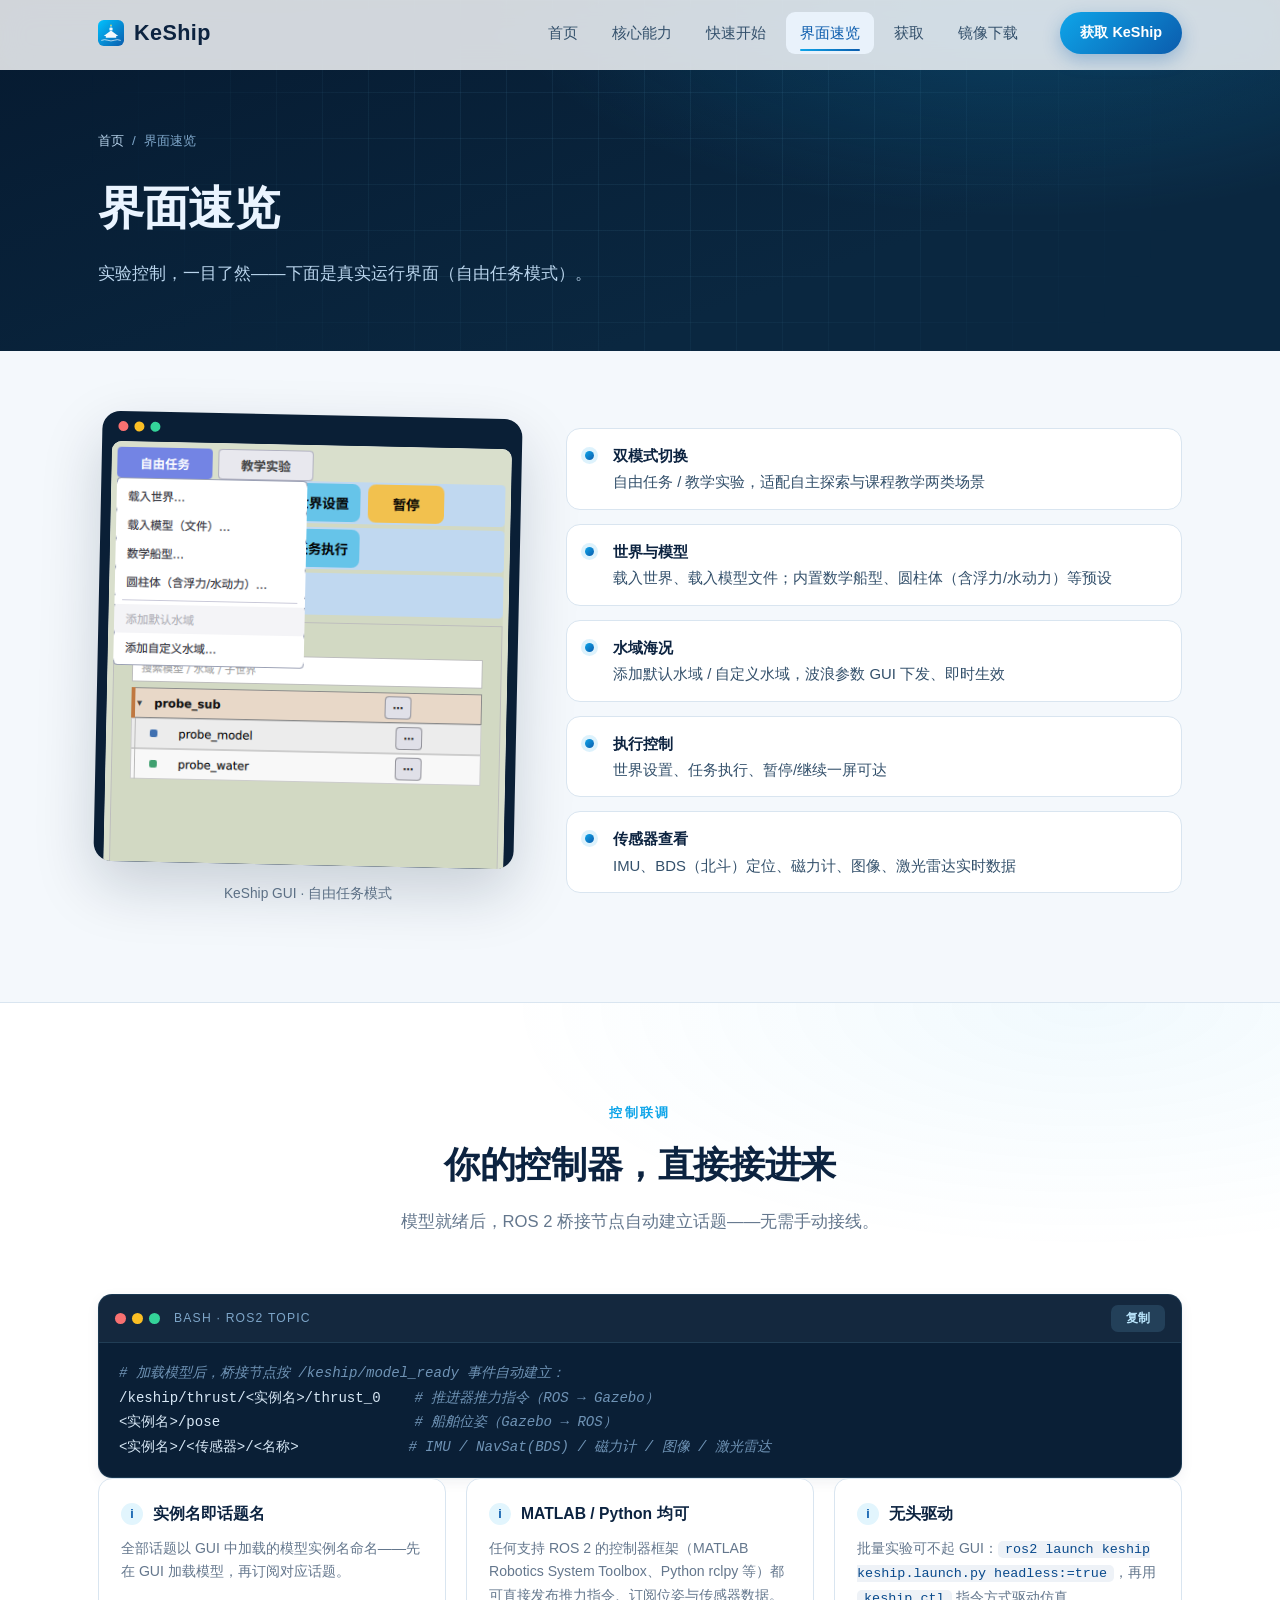
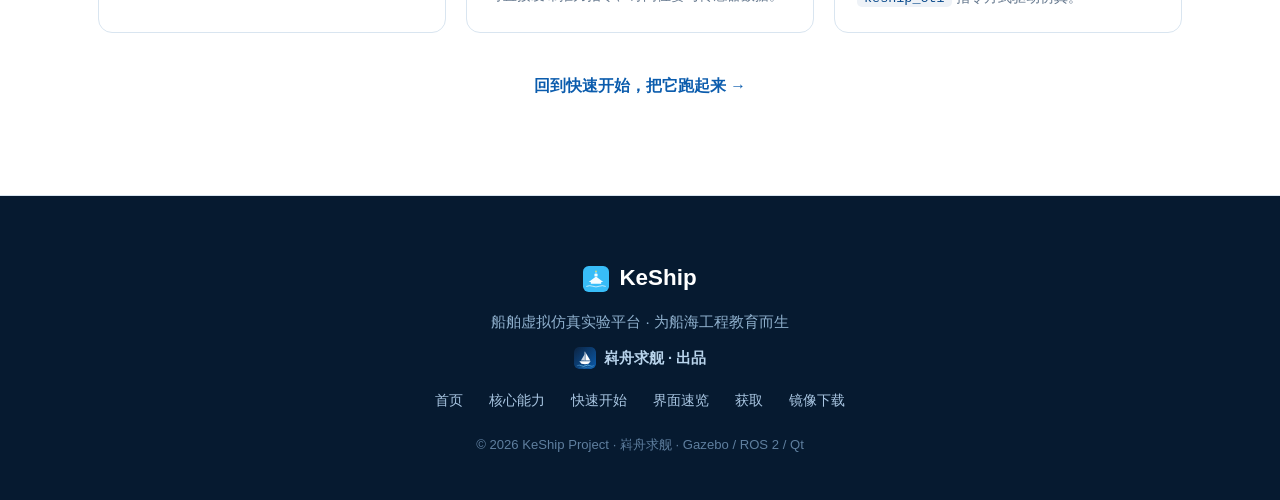
<file: showcase.html>
<!DOCTYPE html>
<html lang="zh-CN">
<head>
    <meta charset="UTF-8">
    <meta name="viewport" content="width=device-width, initial-scale=1.0">
    <title>界面速览 — KeShip</title>
    <meta name="description" content="KeShip 真实运行界面：自由任务/教学实验双模式、世界与模型加载、水域海况配置、传感器查看（IMU/BDS/磁力计/图像/激光雷达）与 ROS 2 控制联调。">
    <link rel="stylesheet" href="css/style.css">
    <link rel="icon" href="data:image/svg+xml,%3Csvg xmlns='http://www.w3.org/2000/svg' viewBox='0 0 100 100'%3E%3Cdefs%3E%3ClinearGradient id='g' x1='0' y1='0' x2='1' y2='1'%3E%3Cstop offset='0' stop-color='%2300c2ff'/%3E%3Cstop offset='1' stop-color='%230b5cad'/%3E%3C/linearGradient%3E%3C/defs%3E%3Crect width='100' height='100' rx='22' fill='url(%23g)'/%3E%3Cpath d='M22 60 L50 38 L78 60 L70 60 L70 66 L30 66 L30 60 Z' fill='%23fff' opacity='.95'/%3E%3Cpath d='M44 30 h12 v8 h-12 z M50 22 v8' fill='%23fff' opacity='.95'/%3E%3Cpath d='M14 76 q 12 -5 24 0 t 24 0 t 24 0' fill='none' stroke='%23fff' stroke-width='3' stroke-linecap='round' opacity='.85'/%3E%3C/svg%3E">
</head>
<body>

    <!-- ================= 导航栏 ================= -->
    <header id="navbar">
        <div class="nav-container">
            <a href="index.html" class="nav-logo" aria-label="KeShip 首页">
                <svg class="logo-mark" viewBox="0 0 100 100" aria-hidden="true">
                    <defs>
                        <linearGradient id="lg" x1="0" y1="0" x2="1" y2="1">
                            <stop offset="0" stop-color="#00c2ff"/><stop offset="1" stop-color="#0b5cad"/>
                        </linearGradient>
                    </defs>
                    <rect width="100" height="100" rx="22" fill="url(#lg)"/>
                    <path d="M22 62 L50 40 L78 62 L70 62 L70 68 L30 68 L30 62 Z" fill="#fff" opacity=".95"/>
                    <rect x="44" y="30" width="12" height="10" fill="#fff" opacity=".95"/>
                    <line x1="50" y1="22" x2="50" y2="30" stroke="#fff" stroke-width="2.5" stroke-linecap="round" opacity=".95"/>
                    <circle cx="50" cy="20" r="3" fill="#fde047"/>
                    <path d="M14 78 q 12 -5 24 0 t 24 0 t 24 0" fill="none" stroke="#fff" stroke-width="3" stroke-linecap="round" opacity=".85"/>
                </svg>
                <span class="logo-text">KeShip</span>
            </a>
            <nav class="nav-links" id="nav-links" aria-label="主导航">
                <a href="index.html" class="nav-link">首页</a>
                <a href="features.html" class="nav-link">核心能力</a>
                <a href="start.html" class="nav-link">快速开始</a>
                <a href="showcase.html" class="nav-link active" aria-current="page">界面速览</a>
                <a href="get.html" class="nav-link">获取</a>
                <a href="download/index.html" class="nav-link">镜像下载</a>
            </nav>
            <a href="get.html" class="nav-cta">获取 KeShip</a>
            <button class="nav-toggle" aria-label="打开菜单" aria-expanded="false" aria-controls="nav-links">
                <span></span><span></span><span></span>
            </button>
        </div>
        <div class="nav-progress" id="nav-progress" aria-hidden="true"></div>
    </header>

    <main>

    <!-- ================= 子页 Hero ================= -->
    <section class="page-hero">
        <div class="hero-bg" aria-hidden="true">
            <div class="hero-grid"></div>
        </div>
        <div class="container">
            <nav class="crumbs" aria-label="面包屑"><a href="index.html">首页</a><span aria-hidden="true">/</span>界面速览</nav>
            <h1 class="page-title">界面速览</h1>
            <p class="page-desc">实验控制，一目了然——下面是真实运行界面（自由任务模式）。</p>
        </div>
    </section>

    <!-- ================= 截图 + 功能清单 ================= -->
    <section class="section">
        <div class="container">
            <div class="ui-grid">
                <figure class="ui-shot reveal">
                    <div class="ui-frame">
                        <span class="ui-frame-bar" aria-hidden="true"><i></i><i></i><i></i></span>
                        <img src="assets/ui-preview.png" alt="KeShip 图形界面：自由任务模式下的世界与模型加载菜单、数学船型与圆柱体预设、水域添加及传感器查看面板" loading="lazy">
                    </div>
                    <figcaption>KeShip GUI · 自由任务模式</figcaption>
                </figure>
                <ul class="ui-list reveal">
                    <li><strong>双模式切换</strong>自由任务 / 教学实验，适配自主探索与课程教学两类场景</li>
                    <li><strong>世界与模型</strong>载入世界、载入模型文件；内置数学船型、圆柱体（含浮力/水动力）等预设</li>
                    <li><strong>水域海况</strong>添加默认水域 / 自定义水域，波浪参数 GUI 下发、即时生效</li>
                    <li><strong>执行控制</strong>世界设置、任务执行、暂停/继续一屏可达</li>
                    <li><strong>传感器查看</strong>IMU、BDS（北斗）定位、磁力计、图像、激光雷达实时数据</li>
                </ul>
            </div>
        </div>
    </section>

    <!-- ================= 控制联调 ================= -->
    <section class="section section-alt">
        <div class="container">
            <header class="section-head reveal">
                <p class="section-kicker">控制联调</p>
                <h2 class="section-title">你的控制器，直接接进来</h2>
                <p class="section-desc">模型就绪后，ROS 2 桥接节点自动建立话题——无需手动接线。</p>
            </header>
            <div class="code-block reveal">
                <div class="code-head">
                    <span class="code-dots" aria-hidden="true"><i></i><i></i><i></i></span>
                    <span class="code-lang">Bash · ros2 topic</span>
                    <button class="copy-btn" data-code="code-topics" type="button">复制</button>
                </div>
<pre><code id="code-topics"><span class="c"># 加载模型后，桥接节点按 /keship/model_ready 事件自动建立：</span>
/keship/thrust/&lt;实例名&gt;/thrust_0    <span class="c"># 推进器推力指令（ROS → Gazebo）</span>
&lt;实例名&gt;/pose                       <span class="c"># 船舶位姿（Gazebo → ROS）</span>
&lt;实例名&gt;/&lt;传感器&gt;/&lt;名称&gt;             <span class="c"># IMU / NavSat(BDS) / 磁力计 / 图像 / 激光雷达</span></code></pre>
            </div>
            <div class="notes reveal">
                <div class="note">
                    <p class="note-title"><span class="note-ico n-info" aria-hidden="true">i</span>实例名即话题名</p>
                    <p>全部话题以 GUI 中加载的模型实例名命名——先在 GUI 加载模型，再订阅对应话题。</p>
                </div>
                <div class="note">
                    <p class="note-title"><span class="note-ico n-info" aria-hidden="true">i</span>MATLAB / Python 均可</p>
                    <p>任何支持 ROS 2 的控制器框架（MATLAB Robotics System Toolbox、Python rclpy 等）都可直接发布推力指令、订阅位姿与传感器数据。</p>
                </div>
                <div class="note">
                    <p class="note-title"><span class="note-ico n-info" aria-hidden="true">i</span>无头驱动</p>
                    <p>批量实验可不起 GUI：<code>ros2 launch keship keship.launch.py headless:=true</code>，再用 <code>keship_ctl</code> 指令方式驱动仿真。</p>
                </div>
            </div>
            <p class="more-link reveal"><a href="start.html">回到快速开始，把它跑起来 →</a></p>
        </div>
    </section>

    </main>

    <!-- ================= 页脚 ================= -->
    <footer>
        <div class="container footer-inner">
            <div class="footer-brand">
                <svg class="logo-mark" viewBox="0 0 100 100" aria-hidden="true">
                    <rect width="100" height="100" rx="22" fill="#38bdf8"/>
                    <path d="M22 62 L50 40 L78 62 L70 62 L70 68 L30 68 L30 62 Z" fill="#fff" opacity=".95"/>
                    <rect x="44" y="30" width="12" height="10" fill="#fff" opacity=".95"/>
                    <line x1="50" y1="22" x2="50" y2="30" stroke="#fff" stroke-width="2.5" stroke-linecap="round" opacity=".95"/>
                    <circle cx="50" cy="20" r="3" fill="#fde047"/>
                    <path d="M14 78 q 12 -5 24 0 t 24 0 t 24 0" fill="none" stroke="#fff" stroke-width="3" stroke-linecap="round" opacity=".85"/>
                </svg>
                <span>KeShip</span>
            </div>
            <p class="footer-desc">船舶虚拟仿真实验平台 · 为船海工程教育而生</p>
            <p class="footer-kz">
                <img class="kz-mark-sm" src="assets/kzqj-logo.svg" alt="嵙舟求舰" width="20" height="20">
                <span>嵙舟求舰 · 出品</span>
            </p>

            <nav class="footer-links" aria-label="页脚导航">
                <a href="index.html">首页</a>
                <a href="features.html">核心能力</a>
                <a href="start.html">快速开始</a>
                <a href="showcase.html">界面速览</a>
                <a href="get.html">获取</a>
                <a href="download/index.html">镜像下载</a>
            </nav>
            <p class="footer-copy">© <span id="year">2026</span> KeShip Project · 嵙舟求舰 · Gazebo / ROS 2 / Qt</p>
        </div>
    </footer>

    <button id="back-top" class="back-top" type="button" aria-label="回到顶部">
        <svg viewBox="0 0 24 24" aria-hidden="true"><path d="m5 15 7-7 7 7" fill="none" stroke="currentColor" stroke-width="2" stroke-linecap="round" stroke-linejoin="round"/></svg>
    </button>

    <script src="js/main.js"></script>
</body>
</html>
</file>
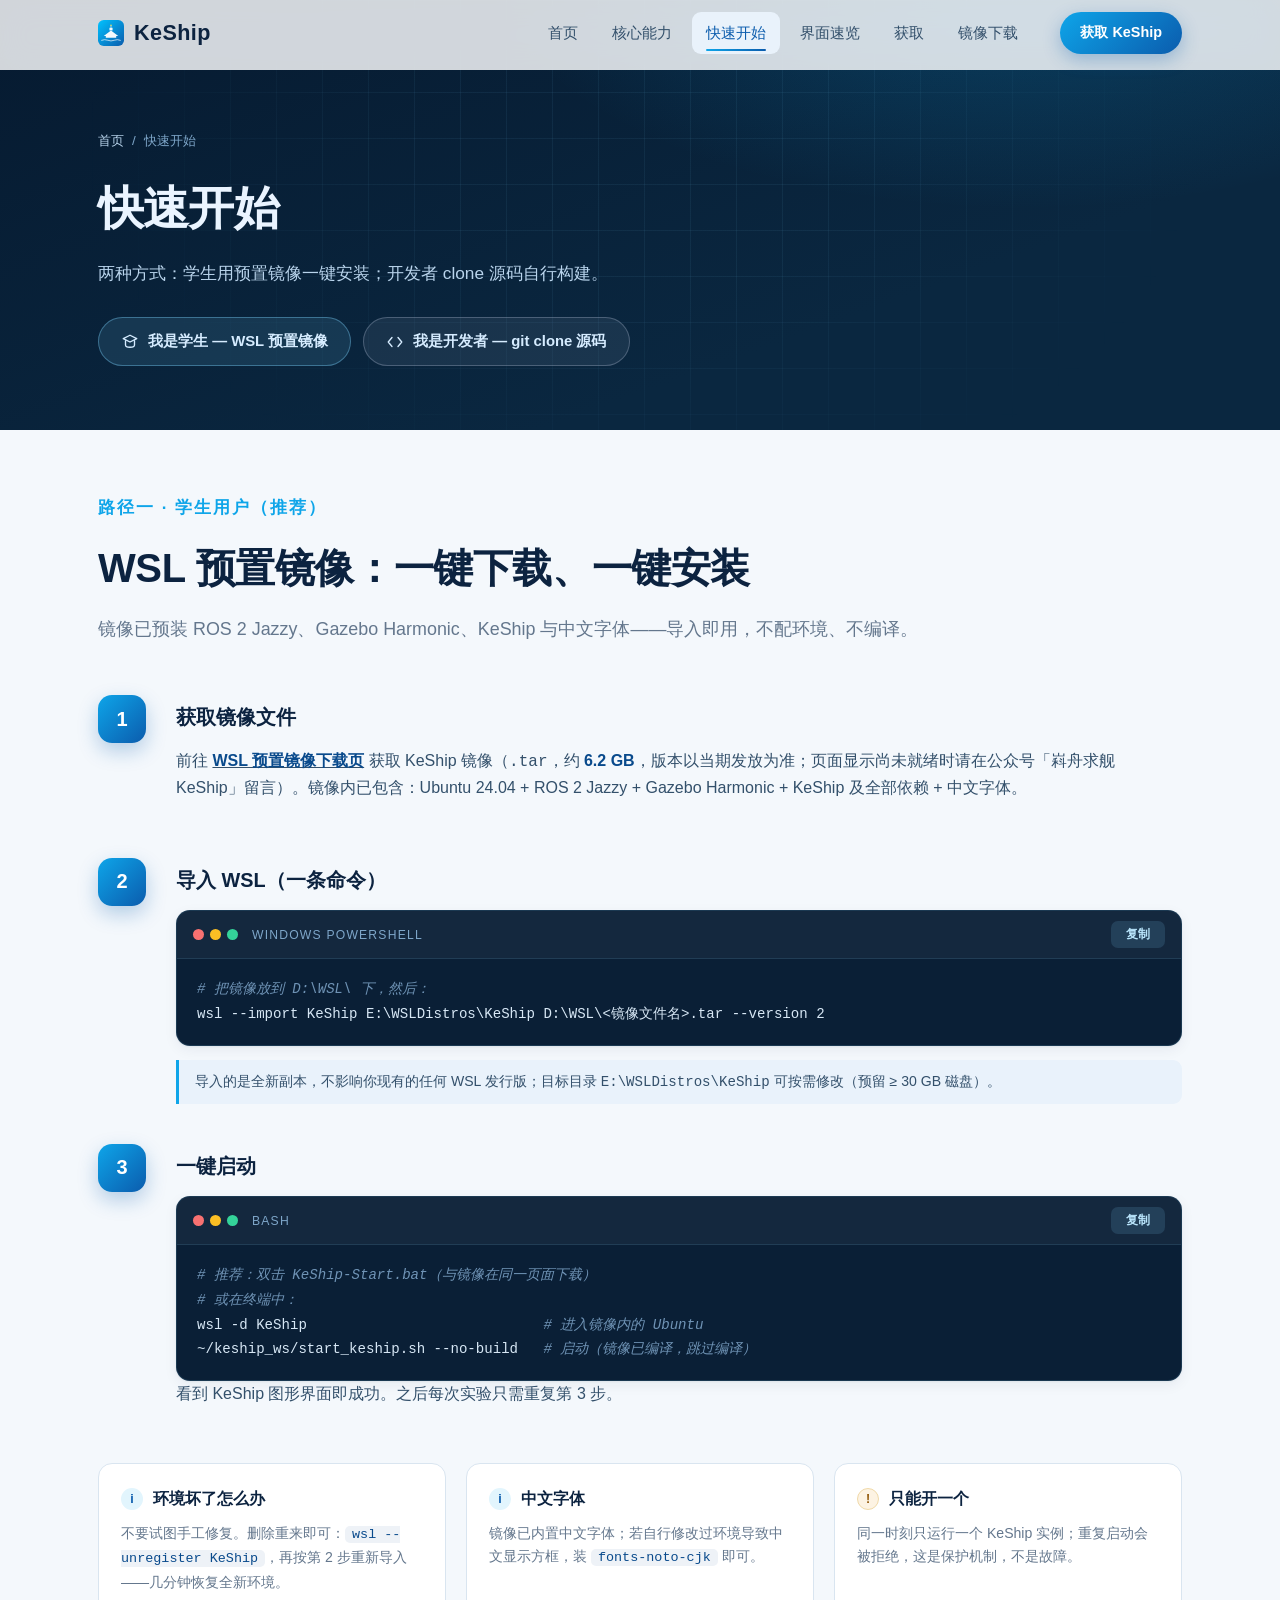
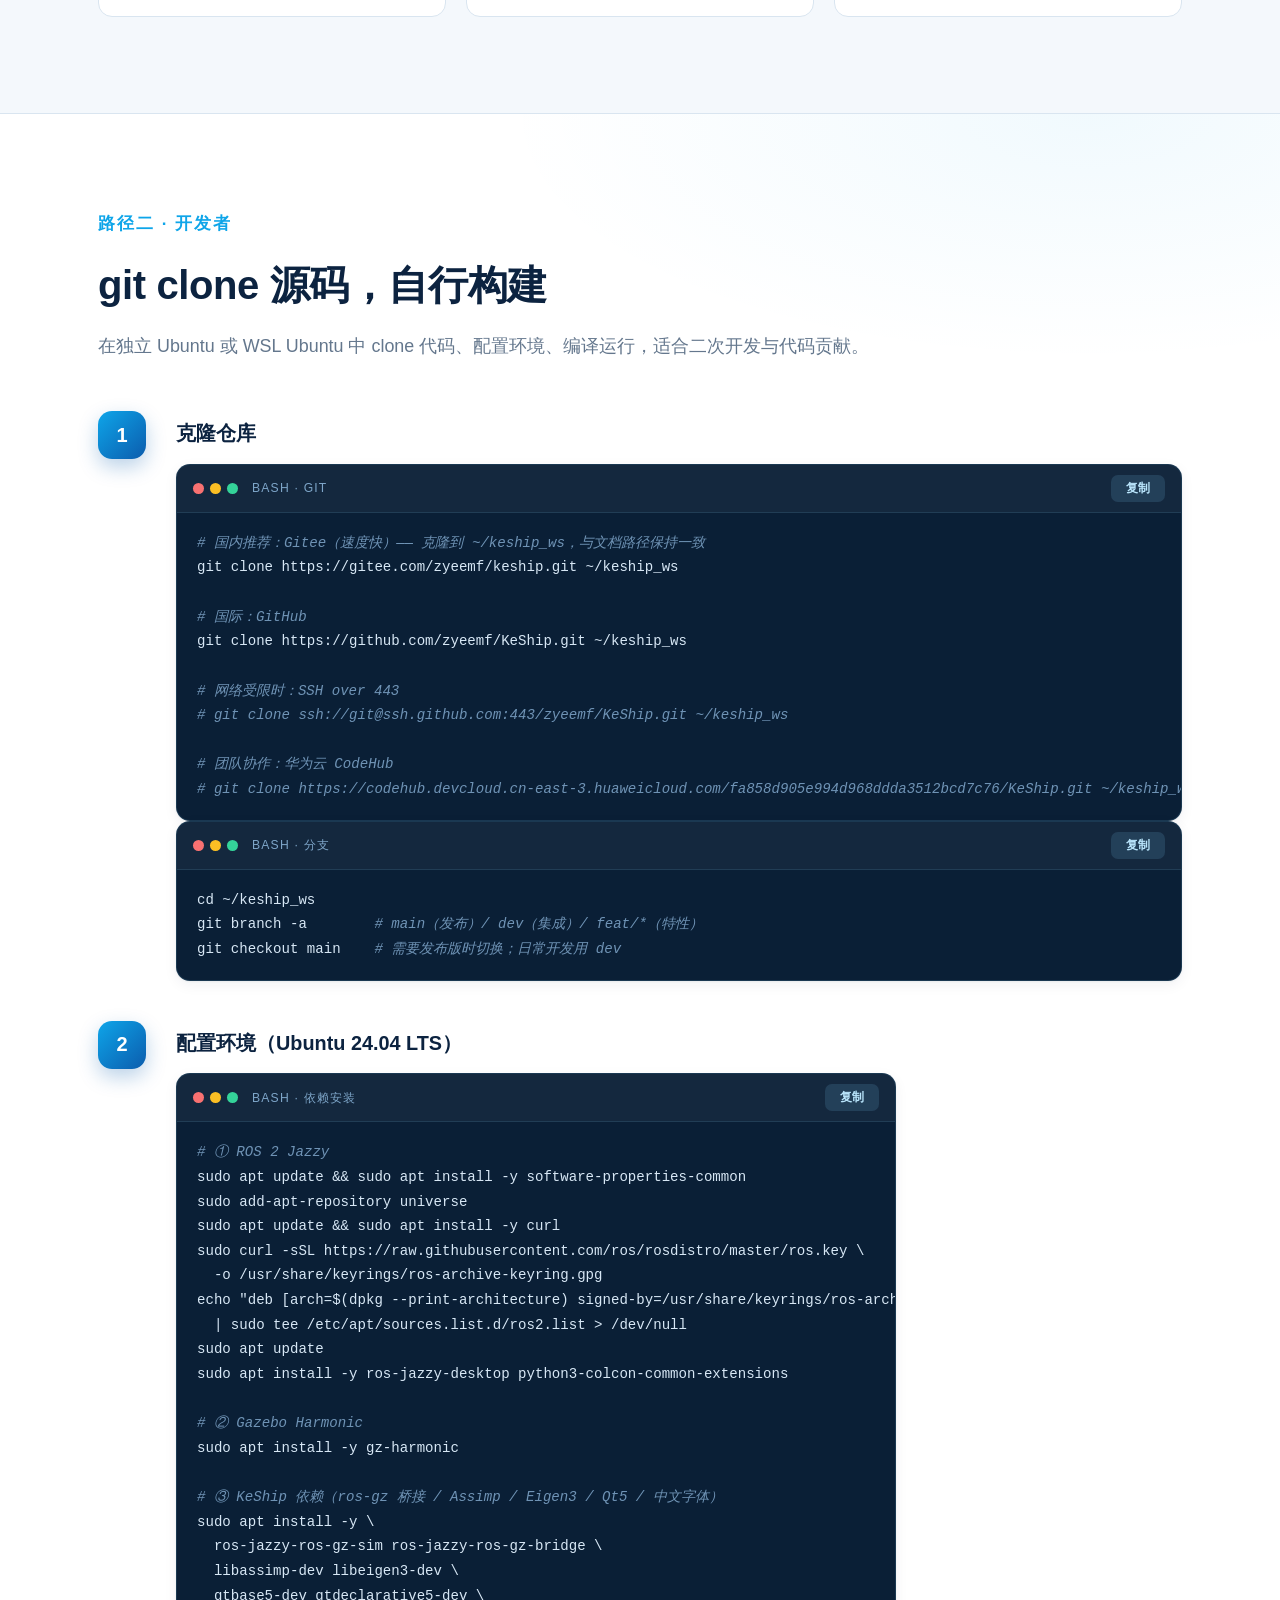
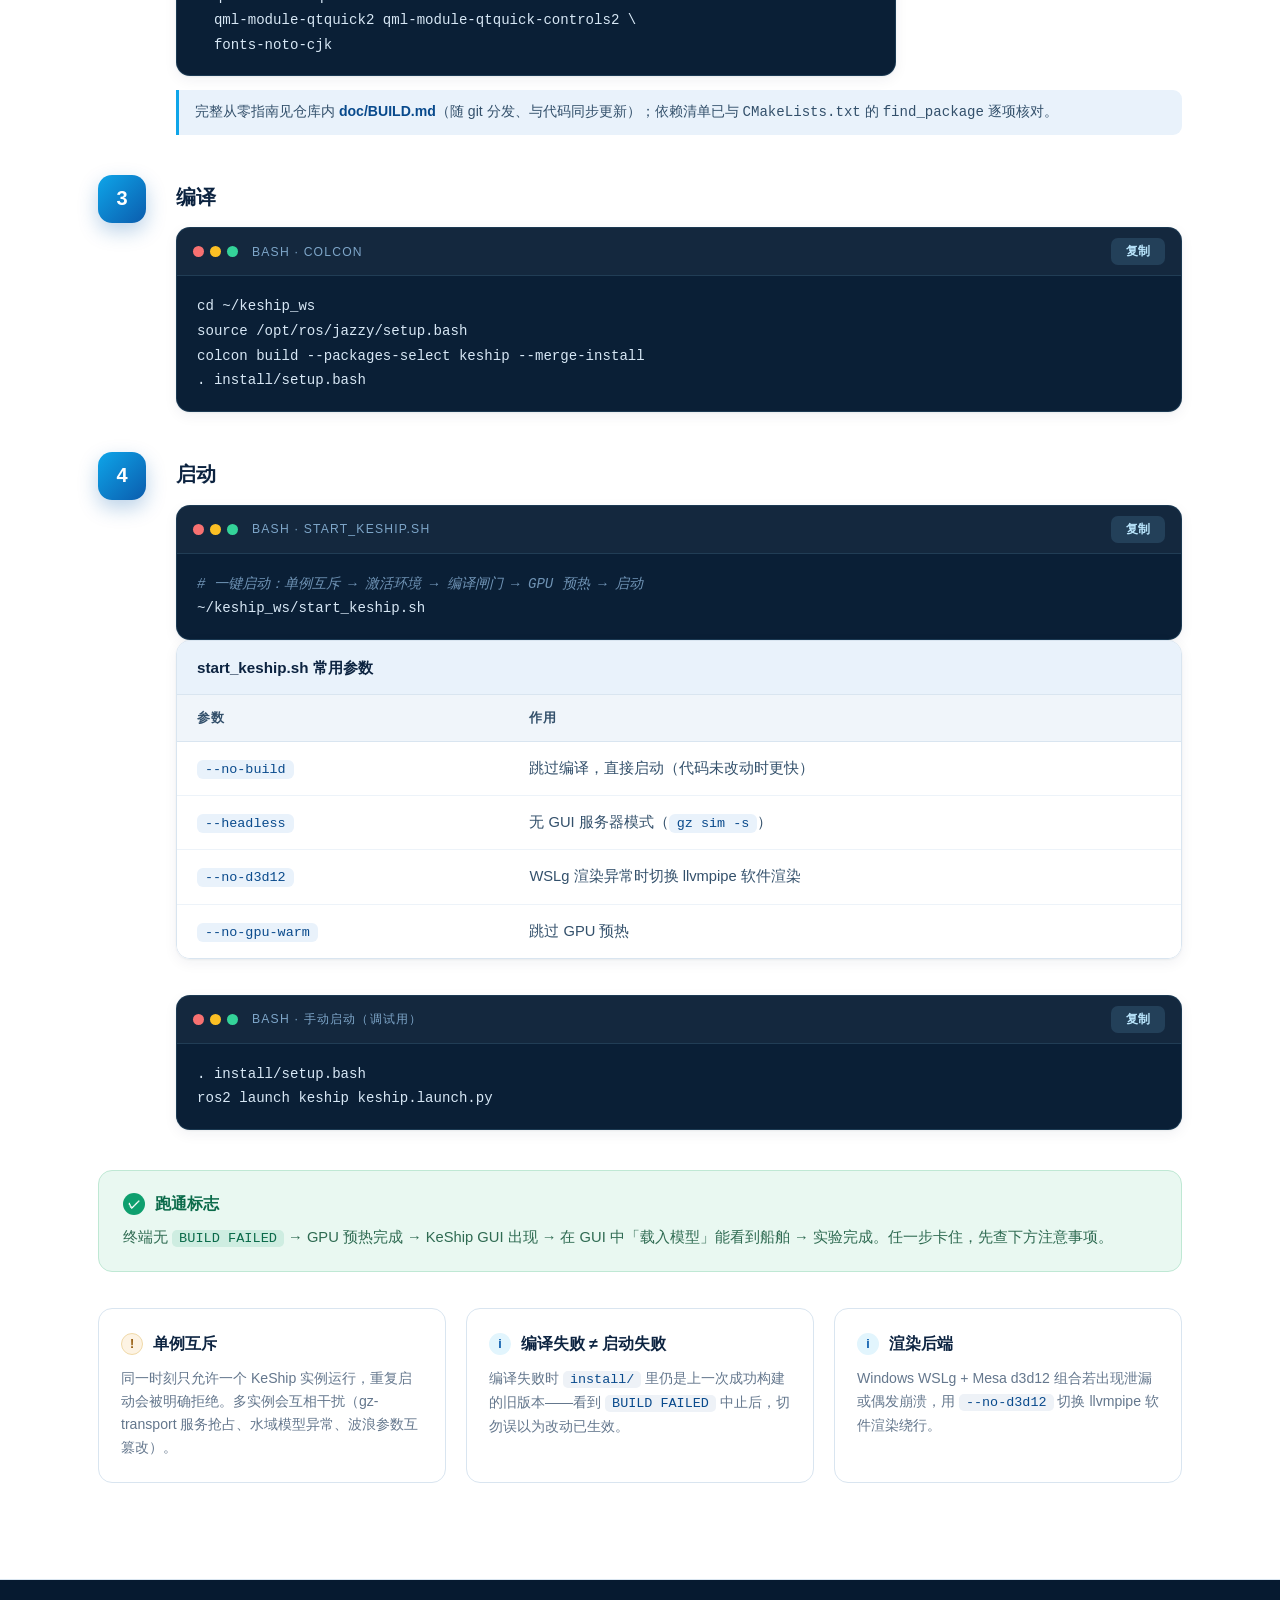
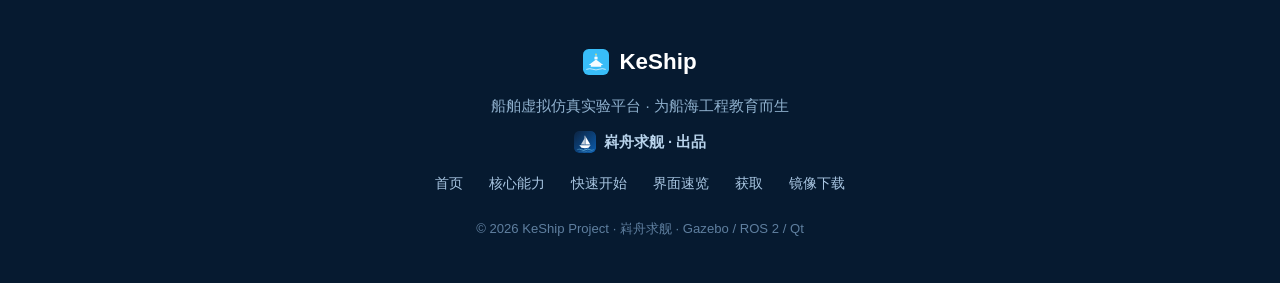
<file: start.html>
<!DOCTYPE html>
<html lang="zh-CN">
<head>
    <meta charset="UTF-8">
    <meta name="viewport" content="width=device-width, initial-scale=1.0">
    <title>快速开始 — KeShip</title>
    <meta name="description" content="KeShip 快速开始：学生用户导入预置 WSL 镜像一键安装；开发者 git clone 源码，在独立 Ubuntu 或 WSL Ubuntu 中配置环境、编译、启动。">
    <link rel="stylesheet" href="css/style.css">
    <link rel="icon" href="data:image/svg+xml,%3Csvg xmlns='http://www.w3.org/2000/svg' viewBox='0 0 100 100'%3E%3Cdefs%3E%3ClinearGradient id='g' x1='0' y1='0' x2='1' y2='1'%3E%3Cstop offset='0' stop-color='%2300c2ff'/%3E%3Cstop offset='1' stop-color='%230b5cad'/%3E%3C/linearGradient%3E%3C/defs%3E%3Crect width='100' height='100' rx='22' fill='url(%23g)'/%3E%3Cpath d='M22 60 L50 38 L78 60 L70 60 L70 66 L30 66 L30 60 Z' fill='%23fff' opacity='.95'/%3E%3Cpath d='M44 30 h12 v8 h-12 z M50 22 v8' fill='%23fff' opacity='.95'/%3E%3Cpath d='M14 76 q 12 -5 24 0 t 24 0 t 24 0' fill='none' stroke='%23fff' stroke-width='3' stroke-linecap='round' opacity='.85'/%3E%3C/svg%3E">
</head>
<body>

    <!-- ================= 导航栏 ================= -->
    <header id="navbar">
        <div class="nav-container">
            <a href="index.html" class="nav-logo" aria-label="KeShip 首页">
                <svg class="logo-mark" viewBox="0 0 100 100" aria-hidden="true">
                    <defs>
                        <linearGradient id="lg" x1="0" y1="0" x2="1" y2="1">
                            <stop offset="0" stop-color="#00c2ff"/><stop offset="1" stop-color="#0b5cad"/>
                        </linearGradient>
                    </defs>
                    <rect width="100" height="100" rx="22" fill="url(#lg)"/>
                    <path d="M22 62 L50 40 L78 62 L70 62 L70 68 L30 68 L30 62 Z" fill="#fff" opacity=".95"/>
                    <rect x="44" y="30" width="12" height="10" fill="#fff" opacity=".95"/>
                    <line x1="50" y1="22" x2="50" y2="30" stroke="#fff" stroke-width="2.5" stroke-linecap="round" opacity=".95"/>
                    <circle cx="50" cy="20" r="3" fill="#fde047"/>
                    <path d="M14 78 q 12 -5 24 0 t 24 0 t 24 0" fill="none" stroke="#fff" stroke-width="3" stroke-linecap="round" opacity=".85"/>
                </svg>
                <span class="logo-text">KeShip</span>
            </a>
            <nav class="nav-links" id="nav-links" aria-label="主导航">
                <a href="index.html" class="nav-link">首页</a>
                <a href="features.html" class="nav-link">核心能力</a>
                <a href="start.html" class="nav-link active" aria-current="page">快速开始</a>
                <a href="showcase.html" class="nav-link">界面速览</a>
                <a href="get.html" class="nav-link">获取</a>
                <a href="download/index.html" class="nav-link">镜像下载</a>
            </nav>
            <a href="get.html" class="nav-cta">获取 KeShip</a>
            <button class="nav-toggle" aria-label="打开菜单" aria-expanded="false" aria-controls="nav-links">
                <span></span><span></span><span></span>
            </button>
        </div>
        <div class="nav-progress" id="nav-progress" aria-hidden="true"></div>
    </header>

    <main>

    <!-- ================= 子页 Hero ================= -->
    <section class="page-hero">
        <div class="hero-bg" aria-hidden="true">
            <div class="hero-grid"></div>
        </div>
        <div class="container">
            <nav class="crumbs" aria-label="面包屑"><a href="index.html">首页</a><span aria-hidden="true">/</span>快速开始</nav>
            <h1 class="page-title">快速开始</h1>
            <p class="page-desc">两种方式：学生用预置镜像一键安装；开发者 clone 源码自行构建。</p>
            <div class="path-jump reveal">
                <a href="#student" class="jump-pill">
                    <svg viewBox="0 0 24 24" aria-hidden="true"><path d="M12 3 3 7.5l9 4.5 9-4.5L12 3z" fill="none" stroke="currentColor" stroke-width="1.8" stroke-linejoin="round"/><path d="M6 10.2V16c0 1.7 2.7 3 6 3s6-1.3 6-3v-5.8" fill="none" stroke="currentColor" stroke-width="1.8" stroke-linecap="round"/></svg>
                    我是学生 — WSL 预置镜像
                </a>
                <a href="#dev" class="jump-pill alt">
                    <svg viewBox="0 0 24 24" aria-hidden="true"><path d="m8 6-5 6 5 6M16 6l5 6-5 6" fill="none" stroke="currentColor" stroke-width="1.8" stroke-linecap="round" stroke-linejoin="round"/></svg>
                    我是开发者 — git clone 源码
                </a>
            </div>
        </div>
    </section>

    <!-- ================= 学生路径 ================= -->
    <section id="student" class="section">
        <div class="container">
            <header class="section-head lefty reveal">
                <p class="section-kicker">路径一 · 学生用户（推荐）</p>
                <h2 class="section-title">WSL 预置镜像：一键下载、一键安装</h2>
                <p class="section-desc">镜像已预装 ROS 2 Jazzy、Gazebo Harmonic、KeShip 与中文字体——导入即用，不配环境、不编译。</p>
            </header>

            <div class="step reveal">
                <div class="step-num">1</div>
                <div class="step-body">
                    <h3 class="step-title">获取镜像文件</h3>
                    <p class="step-text">前往 <a href="download/index.html"><strong>WSL 预置镜像下载页</strong></a> 获取 KeShip 镜像（<code>.tar</code>，约 <strong>6.2 GB</strong>，版本以当期发放为准；页面显示尚未就绪时请在公众号「嵙舟求舰KeShip」留言）。镜像内已包含：Ubuntu 24.04 + ROS 2 Jazzy + Gazebo Harmonic + KeShip 及全部依赖 + 中文字体。</p>
                </div>
            </div>

            <div class="step reveal">
                <div class="step-num">2</div>
                <div class="step-body">
                    <h3 class="step-title">导入 WSL（一条命令）</h3>
                    <div class="code-block">
                        <div class="code-head">
                            <span class="code-dots" aria-hidden="true"><i></i><i></i><i></i></span>
                            <span class="code-lang">Windows PowerShell</span>
                            <button class="copy-btn" data-code="code-import" type="button">复制</button>
                        </div>
<pre><code id="code-import"><span class="c"># 把镜像放到 D:\WSL\ 下，然后：</span>
wsl --import KeShip E:\WSLDistros\KeShip D:\WSL\&lt;镜像文件名&gt;.tar --version 2</code></pre>
                    </div>
                    <p class="step-note">导入的是全新副本，不影响你现有的任何 WSL 发行版；目标目录 <code>E:\WSLDistros\KeShip</code> 可按需修改（预留 ≥ 30 GB 磁盘）。</p>
                </div>
            </div>

            <div class="step reveal">
                <div class="step-num">3</div>
                <div class="step-body">
                    <h3 class="step-title">一键启动</h3>
                    <div class="code-block">
                        <div class="code-head">
                            <span class="code-dots" aria-hidden="true"><i></i><i></i><i></i></span>
                            <span class="code-lang">Bash</span>
                            <button class="copy-btn" data-code="code-stu-run" type="button">复制</button>
                        </div>
<pre><code id="code-stu-run"><span class="c"># 推荐：双击 KeShip-Start.bat（与镜像在同一页面下载）</span>
<span class="c"># 或在终端中：</span>
wsl -d KeShip                            <span class="c"># 进入镜像内的 Ubuntu</span>
~/keship_ws/start_keship.sh --no-build   <span class="c"># 启动（镜像已编译，跳过编译）</span></code></pre>
                    </div>
                    <p class="step-text">看到 KeShip 图形界面即成功。之后每次实验只需重复第 3 步。</p>
                </div>
            </div>

            <div class="notes reveal">
                <div class="note">
                    <p class="note-title"><span class="note-ico n-info" aria-hidden="true">i</span>环境坏了怎么办</p>
                    <p>不要试图手工修复。删除重来即可：<code>wsl --unregister KeShip</code>，再按第 2 步重新导入——几分钟恢复全新环境。</p>
                </div>
                <div class="note">
                    <p class="note-title"><span class="note-ico n-info" aria-hidden="true">i</span>中文字体</p>
                    <p>镜像已内置中文字体；若自行修改过环境导致中文显示方框，装 <code>fonts-noto-cjk</code> 即可。</p>
                </div>
                <div class="note">
                    <p class="note-title"><span class="note-ico n-warn" aria-hidden="true">!</span>只能开一个</p>
                    <p>同一时刻只运行一个 KeShip 实例；重复启动会被拒绝，这是保护机制，不是故障。</p>
                </div>
            </div>
        </div>
    </section>

    <!-- ================= 开发者路径 ================= -->
    <section id="dev" class="section section-alt">
        <div class="container">
            <header class="section-head lefty reveal">
                <p class="section-kicker">路径二 · 开发者</p>
                <h2 class="section-title">git clone 源码，自行构建</h2>
                <p class="section-desc">在独立 Ubuntu 或 WSL Ubuntu 中 clone 代码、配置环境、编译运行，适合二次开发与代码贡献。</p>
            </header>

            <!-- 步骤 1：克隆 -->
            <div class="step reveal">
                <div class="step-num">1</div>
                <div class="step-body">
                    <h3 class="step-title">克隆仓库</h3>
                    <div class="code-block">
                        <div class="code-head">
                            <span class="code-dots" aria-hidden="true"><i></i><i></i><i></i></span>
                            <span class="code-lang">Bash · git</span>
                            <button class="copy-btn" data-code="code-clone" type="button">复制</button>
                        </div>
<pre><code id="code-clone"><span class="c"># 国内推荐：Gitee（速度快）—— 克隆到 ~/keship_ws，与文档路径保持一致</span>
git clone https://gitee.com/zyeemf/keship.git ~/keship_ws

<span class="c"># 国际：GitHub</span>
git clone https://github.com/zyeemf/KeShip.git ~/keship_ws

<span class="c"># 网络受限时：SSH over 443</span>
<span class="c"># git clone ssh://git@ssh.github.com:443/zyeemf/KeShip.git ~/keship_ws</span>

<span class="c"># 团队协作：华为云 CodeHub</span>
<span class="c"># git clone https://codehub.devcloud.cn-east-3.huaweicloud.com/fa858d905e994d968ddda3512bcd7c76/KeShip.git ~/keship_ws</span></code></pre>
                    </div>
                    <div class="code-block">
                        <div class="code-head">
                            <span class="code-dots" aria-hidden="true"><i></i><i></i><i></i></span>
                            <span class="code-lang">Bash · 分支</span>
                            <button class="copy-btn" data-code="code-branch" type="button">复制</button>
                        </div>
<pre><code id="code-branch">cd ~/keship_ws
git branch -a        <span class="c"># main（发布）/ dev（集成）/ feat/*（特性）</span>
git checkout main    <span class="c"># 需要发布版时切换；日常开发用 dev</span></code></pre>
                    </div>
                </div>
            </div>

            <!-- 步骤 2：环境 -->
            <div class="step reveal">
                <div class="step-num">2</div>
                <div class="step-body">
                    <h3 class="step-title">配置环境（Ubuntu 24.04 LTS）</h3>
                    <div class="code-block code-narrow">
                        <div class="code-head">
                            <span class="code-dots" aria-hidden="true"><i></i><i></i><i></i></span>
                            <span class="code-lang">Bash · 依赖安装</span>
                            <button class="copy-btn" data-code="code-env" type="button">复制</button>
                        </div>
<pre><code id="code-env"><span class="c"># ① ROS 2 Jazzy</span>
sudo apt update &amp;&amp; sudo apt install -y software-properties-common
sudo add-apt-repository universe
sudo apt update &amp;&amp; sudo apt install -y curl
sudo curl -sSL https://raw.githubusercontent.com/ros/rosdistro/master/ros.key \
  -o /usr/share/keyrings/ros-archive-keyring.gpg
echo "deb [arch=$(dpkg --print-architecture) signed-by=/usr/share/keyrings/ros-archive-keyring.gpg] http://packages.ros.org/ros2/ubuntu $(. /etc/os-release &amp;&amp; echo $UBUNTU_CODENAME) main" \
  | sudo tee /etc/apt/sources.list.d/ros2.list &gt; /dev/null
sudo apt update
sudo apt install -y ros-jazzy-desktop python3-colcon-common-extensions

<span class="c"># ② Gazebo Harmonic</span>
sudo apt install -y gz-harmonic

<span class="c"># ③ KeShip 依赖（ros-gz 桥接 / Assimp / Eigen3 / Qt5 / 中文字体）</span>
sudo apt install -y \
  ros-jazzy-ros-gz-sim ros-jazzy-ros-gz-bridge \
  libassimp-dev libeigen3-dev \
  qtbase5-dev qtdeclarative5-dev \
  qml-module-qtquick2 qml-module-qtquick-controls2 \
  fonts-noto-cjk</code></pre>
                    </div>
                    <p class="step-note">完整从零指南见仓库内 <strong>doc/BUILD.md</strong>（随 git 分发、与代码同步更新）；依赖清单已与 <code>CMakeLists.txt</code> 的 <code>find_package</code> 逐项核对。</p>
                </div>
            </div>

            <!-- 步骤 3：编译 -->
            <div class="step reveal">
                <div class="step-num">3</div>
                <div class="step-body">
                    <h3 class="step-title">编译</h3>
                    <div class="code-block">
                        <div class="code-head">
                            <span class="code-dots" aria-hidden="true"><i></i><i></i><i></i></span>
                            <span class="code-lang">Bash · colcon</span>
                            <button class="copy-btn" data-code="code-build" type="button">复制</button>
                        </div>
<pre><code id="code-build">cd ~/keship_ws
source /opt/ros/jazzy/setup.bash
colcon build --packages-select keship --merge-install
. install/setup.bash</code></pre>
                    </div>
                </div>
            </div>

            <!-- 步骤 4：启动 -->
            <div class="step reveal">
                <div class="step-num">4</div>
                <div class="step-body">
                    <h3 class="step-title">启动</h3>
                    <div class="code-block">
                        <div class="code-head">
                            <span class="code-dots" aria-hidden="true"><i></i><i></i><i></i></span>
                            <span class="code-lang">Bash · start_keship.sh</span>
                            <button class="copy-btn" data-code="code-run" type="button">复制</button>
                        </div>
<pre><code id="code-run"><span class="c"># 一键启动：单例互斥 → 激活环境 → 编译闸门 → GPU 预热 → 启动</span>
~/keship_ws/start_keship.sh</code></pre>
                    </div>
                    <div class="table-wrap">
                        <table class="data-table">
                            <caption>start_keship.sh 常用参数</caption>
                            <thead>
                                <tr><th>参数</th><th>作用</th></tr>
                            </thead>
                            <tbody>
                                <tr><td><code>--no-build</code></td><td>跳过编译，直接启动（代码未改动时更快）</td></tr>
                                <tr><td><code>--headless</code></td><td>无 GUI 服务器模式（<code>gz sim -s</code>）</td></tr>
                                <tr><td><code>--no-d3d12</code></td><td>WSLg 渲染异常时切换 llvmpipe 软件渲染</td></tr>
                                <tr><td><code>--no-gpu-warm</code></td><td>跳过 GPU 预热</td></tr>
                            </tbody>
                        </table>
                    </div>
                    <div class="code-block">
                        <div class="code-head">
                            <span class="code-dots" aria-hidden="true"><i></i><i></i><i></i></span>
                            <span class="code-lang">Bash · 手动启动（调试用）</span>
                            <button class="copy-btn" data-code="code-manual" type="button">复制</button>
                        </div>
<pre><code id="code-manual">. install/setup.bash
ros2 launch keship keship.launch.py</code></pre>
                    </div>
                </div>
            </div>

            <!-- 跑通标志 -->
            <div class="ok-band reveal">
                <p class="ok-title"><span class="note-ico n-ok" aria-hidden="true">✓</span>跑通标志</p>
                <p>终端无 <code>BUILD FAILED</code> → GPU 预热完成 → KeShip GUI 出现 → 在 GUI 中「载入模型」能看到船舶 → 实验完成。任一步卡住，先查下方注意事项。</p>
            </div>

            <!-- 注意事项 -->
            <div class="notes reveal">
                <div class="note">
                    <p class="note-title"><span class="note-ico n-warn" aria-hidden="true">!</span>单例互斥</p>
                    <p>同一时刻只允许一个 KeShip 实例运行，重复启动会被明确拒绝。多实例会互相干扰（gz-transport 服务抢占、水域模型异常、波浪参数互篡改）。</p>
                </div>
                <div class="note">
                    <p class="note-title"><span class="note-ico n-info" aria-hidden="true">i</span>编译失败 ≠ 启动失败</p>
                    <p>编译失败时 <code>install/</code> 里仍是上一次成功构建的旧版本——看到 <code>BUILD FAILED</code> 中止后，切勿误以为改动已生效。</p>
                </div>
                <div class="note">
                    <p class="note-title"><span class="note-ico n-info" aria-hidden="true">i</span>渲染后端</p>
                    <p>Windows WSLg + Mesa d3d12 组合若出现泄漏或偶发崩溃，用 <code>--no-d3d12</code> 切换 llvmpipe 软件渲染绕行。</p>
                </div>
            </div>
        </div>
    </section>

    </main>

    <!-- ================= 页脚 ================= -->
    <footer>
        <div class="container footer-inner">
            <div class="footer-brand">
                <svg class="logo-mark" viewBox="0 0 100 100" aria-hidden="true">
                    <rect width="100" height="100" rx="22" fill="#38bdf8"/>
                    <path d="M22 62 L50 40 L78 62 L70 62 L70 68 L30 68 L30 62 Z" fill="#fff" opacity=".95"/>
                    <rect x="44" y="30" width="12" height="10" fill="#fff" opacity=".95"/>
                    <line x1="50" y1="22" x2="50" y2="30" stroke="#fff" stroke-width="2.5" stroke-linecap="round" opacity=".95"/>
                    <circle cx="50" cy="20" r="3" fill="#fde047"/>
                    <path d="M14 78 q 12 -5 24 0 t 24 0 t 24 0" fill="none" stroke="#fff" stroke-width="3" stroke-linecap="round" opacity=".85"/>
                </svg>
                <span>KeShip</span>
            </div>
            <p class="footer-desc">船舶虚拟仿真实验平台 · 为船海工程教育而生</p>
            <p class="footer-kz">
                <img class="kz-mark-sm" src="assets/kzqj-logo.svg" alt="嵙舟求舰" width="20" height="20">
                <span>嵙舟求舰 · 出品</span>
            </p>

            <nav class="footer-links" aria-label="页脚导航">
                <a href="index.html">首页</a>
                <a href="features.html">核心能力</a>
                <a href="start.html">快速开始</a>
                <a href="showcase.html">界面速览</a>
                <a href="get.html">获取</a>
                <a href="download/index.html">镜像下载</a>
            </nav>
            <p class="footer-copy">© <span id="year">2026</span> KeShip Project · 嵙舟求舰 · Gazebo / ROS 2 / Qt</p>
        </div>
    </footer>

    <button id="back-top" class="back-top" type="button" aria-label="回到顶部">
        <svg viewBox="0 0 24 24" aria-hidden="true"><path d="m5 15 7-7 7 7" fill="none" stroke="currentColor" stroke-width="2" stroke-linecap="round" stroke-linejoin="round"/></svg>
    </button>

    <script src="js/main.js"></script>
</body>
</html>
</file>
<file: css/style.css>
/* =========================================================
   KeShip 官网样式 · 海洋科技风设计系统
   纯静态、零外部依赖；浅色主题
   ========================================================= */

/* ---------- 设计令牌 ---------- */
:root {
    --bg: #f4f8fc;
    --surface: #ffffff;
    --ink: #0c2340;
    --ink-2: #33506b;
    --muted: #64778d;
    --line: #d9e5f0;

    --primary: #0b5cad;
    --primary-600: #094a8c;
    --primary-050: #e9f2fb;
    --accent: #0ea5e9;
    --accent-050: #e2f5fd;
    --teal: #0d9488;

    --navy-900: #061a30;
    --navy-800: #0a2740;
    --navy-700: #103a5c;
    --code-bg: #0a1f36;

    --ok: #0e9f6e;
    --warn-bg: #fdf3e3;
    --warn-line: #f0d9a8;
    --warn-ink: #92580a;

    --r-lg: 18px;
    --r-md: 14px;
    --r-sm: 9px;

    --sh-sm: 0 1px 2px rgba(12, 35, 64, .05), 0 4px 14px rgba(12, 35, 64, .06);
    --sh-md: 0 10px 32px rgba(12, 35, 64, .10);
    --sh-lg: 0 24px 60px rgba(6, 26, 48, .18);

    --ease: cubic-bezier(.22, .68, .36, 1);
    --t-fast: .18s;
    --t-mid: .32s;

    --font: -apple-system, BlinkMacSystemFont, "Segoe UI", "PingFang SC",
            "Hiragino Sans GB", "Microsoft YaHei", "Noto Sans SC", sans-serif;
    --mono: "Cascadia Code", "JetBrains Mono", "Fira Code", Consolas,
            "Courier New", monospace;

    --nav-h: 66px;
}

/* ---------- 基础 ---------- */
*, *::before, *::after { margin: 0; padding: 0; box-sizing: border-box; }

html { scroll-behavior: smooth; scroll-padding-top: calc(var(--nav-h) + 12px); }

body {
    font-family: var(--font);
    line-height: 1.65;
    color: var(--ink);
    background: var(--bg);
    -webkit-font-smoothing: antialiased;
    overflow-x: hidden;
}

img, svg { display: block; max-width: 100%; }
a { color: inherit; }
code, pre { font-family: var(--mono); }

.container {
    max-width: 1140px;
    margin: 0 auto;
    padding: 0 28px;
}

::selection { background: rgba(14, 165, 233, .22); }

/* ---------- 按钮 ---------- */
.btn {
    display: inline-flex;
    align-items: center;
    gap: 9px;
    padding: 13px 30px;
    border-radius: 999px;
    font-size: 1rem;
    font-weight: 600;
    text-decoration: none;
    cursor: pointer;
    border: none;
    transition: transform var(--t-fast) var(--ease),
                box-shadow var(--t-fast) var(--ease),
                background var(--t-fast) var(--ease);
}
.btn-large {
    padding: 16px 44px;
    font-size: 1.08rem;
}
.btn-ico { width: 17px; height: 17px; flex: none; }
.btn-primary {
    background: linear-gradient(135deg, #0ea5e9, var(--primary));
    color: #fff;
    box-shadow: 0 8px 24px rgba(11, 92, 173, .38);
}
.btn-primary:hover { transform: translateY(-2px); box-shadow: 0 12px 30px rgba(11, 92, 173, .46); }
.btn-ghost {
    background: rgba(255, 255, 255, .10);
    color: #e6f3ff;
    border: 1.5px solid rgba(255, 255, 255, .38);
    backdrop-filter: blur(6px);
}
.btn-ghost:hover { background: rgba(255, 255, 255, .2); transform: translateY(-2px); }

/* ---------- 导航栏 ---------- */
#navbar {
    position: fixed;
    inset: 0 0 auto 0;
    z-index: 100;
    background: rgba(255, 255, 255, .82);
    backdrop-filter: blur(14px) saturate(1.4);
    border-bottom: 1px solid transparent;
    transition: border-color var(--t-mid), box-shadow var(--t-mid), background var(--t-mid);
}
#navbar.scrolled {
    border-bottom-color: var(--line);
    box-shadow: 0 6px 24px rgba(12, 35, 64, .07);
}
.nav-container {
    max-width: 1140px;
    margin: 0 auto;
    padding: 0 28px;
    height: var(--nav-h);
    display: flex;
    align-items: center;
    gap: 28px;
}
.nav-logo {
    display: inline-flex;
    align-items: center;
    gap: 10px;
    text-decoration: none;
    font-size: 1.35rem;
    font-weight: 800;
    letter-spacing: .4px;
    color: var(--ink);
}
.logo-mark { width: 26px; height: 26px; flex: none; }
.nav-links {
    display: flex;
    gap: 6px;
    margin-left: auto;
    list-style: none;
}
.nav-link {
    position: relative;
    display: block;
    padding: 8px 14px;
    border-radius: 9px;
    text-decoration: none;
    font-size: .95rem;
    font-weight: 500;
    color: var(--ink-2);
    transition: color var(--t-fast), background var(--t-fast);
}
.nav-link:hover { color: var(--primary); background: var(--primary-050); }
.nav-link.active { color: var(--primary); background: var(--primary-050); }
.nav-link.active::after {
    content: "";
    position: absolute;
    left: 14px; right: 14px; bottom: 3px;
    height: 2px;
    border-radius: 2px;
    background: linear-gradient(90deg, var(--accent), var(--primary));
}
.nav-cta {
    padding: 9px 20px;
    border-radius: 999px;
    background: linear-gradient(135deg, #0ea5e9, var(--primary));
    color: #fff;
    font-size: .9rem;
    font-weight: 600;
    text-decoration: none;
    box-shadow: 0 6px 18px rgba(11, 92, 173, .30);
    transition: transform var(--t-fast), box-shadow var(--t-fast);
    white-space: nowrap;
}
.nav-cta:hover { transform: translateY(-2px); box-shadow: 0 10px 24px rgba(11, 92, 173, .4); }

.nav-toggle {
    display: none;
    flex-direction: column;
    justify-content: center;
    gap: 5.5px;
    width: 42px; height: 42px;
    padding: 9px;
    background: var(--surface);
    border: 1px solid var(--line);
    border-radius: 10px;
    cursor: pointer;
}
.nav-toggle span {
    display: block; height: 2px;
    background: var(--ink);
    border-radius: 2px;
    transition: transform var(--t-mid) var(--ease), opacity var(--t-fast);
}
.nav-toggle[aria-expanded="true"] span:nth-child(1) { transform: translateY(7.5px) rotate(45deg); }
.nav-toggle[aria-expanded="true"] span:nth-child(2) { opacity: 0; }
.nav-toggle[aria-expanded="true"] span:nth-child(3) { transform: translateY(-7.5px) rotate(-45deg); }

/* 阅读进度条 */
.nav-progress {
    height: 2.5px;
    width: 0;
    background: linear-gradient(90deg, var(--accent), var(--primary));
    transition: width .1s linear;
}

/* ---------- Hero ---------- */
#hero {
    position: relative;
    min-height: 100svh;
    display: flex;
    align-items: center;
    padding: calc(var(--nav-h) + 40px) 0 96px;
    background:
        radial-gradient(1100px 520px at 78% -10%, rgba(14, 165, 233, .34), transparent 60%),
        linear-gradient(160deg, var(--navy-900) 0%, var(--navy-800) 46%, var(--navy-700) 100%);
    color: #eaf4ff;
    overflow: hidden;
    isolation: isolate;
}
.hero-bg { position: absolute; inset: 0; z-index: -1; }
.hero-grid {
    position: absolute; inset: 0;
    background-image:
        linear-gradient(rgba(125, 211, 252, .07) 1px, transparent 1px),
        linear-gradient(90deg, rgba(125, 211, 252, .07) 1px, transparent 1px);
    background-size: 46px 46px;
    mask-image: radial-gradient(720px 480px at 50% 34%, #000 30%, transparent 78%);
}
.hero-glow {
    position: absolute;
    left: -180px; bottom: -260px;
    width: 640px; height: 640px;
    border-radius: 50%;
    background: radial-gradient(circle, rgba(13, 148, 136, .30), transparent 62%);
    filter: blur(10px);
}
.hero-inner {
    display: grid;
    grid-template-columns: 1.05fr .95fr;
    align-items: center;
    gap: 48px;
}
.hero-badge {
    display: inline-flex;
    align-items: center;
    gap: 9px;
    padding: 7px 18px;
    border-radius: 999px;
    background: rgba(125, 211, 252, .12);
    border: 1px solid rgba(125, 211, 252, .35);
    color: #bae6fd;
    font-size: .86rem;
    letter-spacing: .6px;
    margin-bottom: 26px;
}
.badge-dot {
    width: 8px; height: 8px;
    border-radius: 50%;
    background: #34d399;
    box-shadow: 0 0 0 0 rgba(52, 211, 153, .6);
    animation: pulse 2.2s infinite;
}
@keyframes pulse {
    70% { box-shadow: 0 0 0 9px rgba(52, 211, 153, 0); }
    100% { box-shadow: 0 0 0 0 rgba(52, 211, 153, 0); }
}
.hero-title {
    font-size: clamp(3.2rem, 7vw, 4.9rem);
    font-weight: 800;
    line-height: 1.02;
    letter-spacing: -1.5px;
    background: linear-gradient(100deg, #ffffff 25%, #7dd3fc 90%);
    -webkit-background-clip: text;
    background-clip: text;
    -webkit-text-fill-color: transparent;
    margin-bottom: 22px;
}
.hero-subtitle {
    font-size: 1.13rem;
    line-height: 1.85;
    color: #b9d4ec;
    max-width: 34em;
    margin-bottom: 38px;
}
.hero-subtitle strong { color: #e0f2fe; font-weight: 600; }
.hero-subtitle em {
    font-style: normal;
    color: #7dd3fc;
    border-bottom: 1.5px dashed rgba(125, 211, 252, .55);
    padding-bottom: 1px;
}
.hero-actions {
    display: flex;
    flex-wrap: wrap;
    gap: 16px;
    margin-bottom: 40px;
}
.hero-stats {
    display: grid;
    grid-template-columns: repeat(4, auto);
    gap: 12px 32px;
}
.stat dt {
    font-size: .72rem;
    letter-spacing: 1.4px;
    text-transform: uppercase;
    color: #7ea6c9;
    margin-bottom: 3px;
}
.stat dd {
    font-size: .98rem;
    font-weight: 700;
    color: #e6f3ff;
    white-space: nowrap;
}

.hero-art { justify-self: center; }
.hero-svg { width: min(100%, 520px); height: auto; }
.wv-1 { animation: drift 5.5s ease-in-out infinite; }
.wv-2 { animation: drift 7s ease-in-out infinite reverse; }
.wv-3 { animation: drift 8.5s ease-in-out infinite; }
@keyframes drift {
    0%, 100% { transform: translateX(0); }
    50% { transform: translateX(-26px); }
}

/* 海浪过渡 */
.hero-wave {
    position: absolute;
    left: 0; right: 0; bottom: -1px;
    line-height: 0;
}
.hero-wave svg { width: 100%; height: 110px; }

/* ---------- 通用 Section ---------- */
.section { padding: 96px 0; }
/* 子页 section：紧跟 page-hero（不重设大留白） */
.page-hero + .section { padding: 64px 0 96px; }
.section-alt {
    background:
        radial-gradient(900px 380px at 85% 0%, rgba(14, 165, 233, .06), transparent 65%),
        var(--surface);
    border-block: 1px solid var(--line);
}
.section-head {
    text-align: center;
    max-width: 660px;
    margin: 0 auto 58px;
}
/* 路径块（start.html 两条路径）：左对齐 + 字号放大 */
.section-head.lefty {
    text-align: left;
    max-width: 860px;
    margin: 0 0 50px;
}
.section-head.lefty .section-kicker {
    font-size: 1.05rem;
    letter-spacing: 2px;
    margin-bottom: 14px;
}
.section-head.lefty .section-title {
    font-size: clamp(1.85rem, 3.6vw, 2.5rem);
}
.section-head.lefty .section-desc {
    font-size: 1.12rem;
    max-width: 60em;
}
.section-kicker {
    display: inline-block;
    font-size: .8rem;
    font-weight: 700;
    letter-spacing: 2.4px;
    text-transform: uppercase;
    color: var(--accent);
    margin-bottom: 12px;
}
.section-title {
    font-size: clamp(1.7rem, 3.4vw, 2.25rem);
    font-weight: 800;
    letter-spacing: -.4px;
    color: var(--ink);
    margin-bottom: 14px;
}
.section-desc { color: var(--muted); font-size: 1.04rem; }

/* 代码块：start.html 步骤 2 的环境配置较宽——用 .code-narrow 收紧 */
.code-block.code-narrow {
    max-width: 720px;
}

/* ---------- 核心能力卡片 ---------- */
.features-grid {
    display: grid;
    grid-template-columns: repeat(3, 1fr);
    gap: 24px;
}
.features-grid.cols-2 {
    grid-template-columns: repeat(2, 1fr);
    gap: 22px;
}
.feature-card {
    background: var(--surface);
    border: 1px solid var(--line);
    border-radius: var(--r-lg);
    padding: 30px 28px;
    box-shadow: var(--sh-sm);
    transition: transform var(--t-mid) var(--ease), box-shadow var(--t-mid), border-color var(--t-mid);
}
.feature-card:hover {
    transform: translateY(-6px);
    box-shadow: var(--sh-md);
    border-color: #bcd8ef;
}
.f-icon {
    width: 52px; height: 52px;
    display: grid;
    place-items: center;
    border-radius: var(--r-md);
    margin-bottom: 20px;
}
.f-icon svg { width: 27px; height: 27px; }
.i-blue  { background: var(--primary-050); color: var(--primary); }
.i-cyan  { background: var(--accent-050); color: var(--accent); }
.i-deep  { background: #e6f4f2; color: var(--teal); }
.i-teal  { background: #e6f4f2; color: var(--teal); }
.i-slate { background: #eef2f7; color: #475d75; }
.i-indigo{ background: #eceafc; color: #5b54c9; }
.feature-card h3 {
    font-size: 1.16rem;
    font-weight: 700;
    margin-bottom: 10px;
    color: var(--ink);
}
.feature-card p { color: var(--muted); font-size: .94rem; }

/* ---------- 技术栈 ---------- */
.stack-grid {
    display: grid;
    grid-template-columns: repeat(3, 1fr);
    gap: 22px;
}
.stack-card {
    position: relative;
    background: var(--surface);
    border: 1px solid var(--line);
    border-radius: var(--r-md);
    padding: 26px 26px 22px;
    overflow: hidden;
    transition: transform var(--t-mid) var(--ease), box-shadow var(--t-mid);
}
.stack-card::before {
    content: "";
    position: absolute;
    inset: 0 0 auto 0;
    height: 3px;
    background: linear-gradient(90deg, var(--accent), var(--primary));
    opacity: 0;
    transition: opacity var(--t-mid);
}
.stack-card:hover { transform: translateY(-4px); box-shadow: var(--sh-md); }
.stack-card:hover::before { opacity: 1; }
.stack-tag {
    font-size: .74rem;
    font-weight: 700;
    letter-spacing: 1.6px;
    color: var(--muted);
    margin-bottom: 8px;
}
.stack-card h3 {
    font-size: 1.22rem;
    font-weight: 800;
    color: var(--ink);
    margin-bottom: 6px;
}
.stack-note { font-size: .88rem; color: var(--muted); }

/* ---------- 快速开始：步骤 ---------- */
.step {
    display: grid;
    grid-template-columns: 56px minmax(0, 1fr);   /* minmax(0,..) 防长命令代码块撑破列宽 */
    gap: 22px;
    margin-bottom: 40px;
}
.step-body { min-width: 0; }
.step-num {
    width: 48px; height: 48px;
    display: grid;
    place-items: center;
    border-radius: 14px;
    background: linear-gradient(135deg, #0ea5e9, var(--primary));
    color: #fff;
    font-size: 1.25rem;
    font-weight: 800;
    box-shadow: 0 8px 20px rgba(11, 92, 173, .28);
}
.step-title {
    font-size: 1.24rem;
    font-weight: 700;
    color: var(--ink);
    margin-bottom: 14px;
    padding-top: 6px;
}
.step-text { color: var(--ink-2); margin-bottom: 16px; max-width: 60em; }
.step-text strong { color: var(--primary-600); }
.step-note {
    margin-top: 14px;
    font-size: .88rem;
    color: var(--ink-2);
    background: var(--primary-050);
    border-left: 3px solid var(--accent);
    border-radius: 0 var(--r-sm) var(--r-sm) 0;
    padding: 10px 16px;
}
.step-note strong { color: var(--primary-600); }

/* ---------- 代码块 ---------- */
.code-block {
    background: var(--code-bg);
    border-radius: var(--r-md);
    overflow: hidden;
    box-shadow: var(--sh-sm);
    border: 1px solid rgba(125, 211, 252, .14);
}
.code-head {
    display: flex;
    align-items: center;
    gap: 14px;
    padding: 10px 16px;
    background: rgba(255, 255, 255, .04);
    border-bottom: 1px solid rgba(125, 211, 252, .12);
}
.code-dots { display: inline-flex; gap: 6px; }
.code-dots i {
    width: 11px; height: 11px;
    border-radius: 50%;
    background: rgba(148, 163, 184, .4);
}
.code-dots i:nth-child(1) { background: #f87171; }
.code-dots i:nth-child(2) { background: #fbbf24; }
.code-dots i:nth-child(3) { background: #34d399; }
.code-lang {
    font-size: .76rem;
    letter-spacing: 1.2px;
    text-transform: uppercase;
    color: #7ea6c9;
    margin-right: auto;
}
.copy-btn {
    padding: 5px 15px;
    border: none;
    border-radius: 7px;
    background: rgba(125, 211, 252, .14);
    color: #bae6fd;
    font-size: .78rem;
    font-weight: 600;
    cursor: pointer;
    transition: background var(--t-fast), color var(--t-fast);
}
.copy-btn:hover { background: rgba(125, 211, 252, .28); color: #fff; }
.copy-btn.copied { background: var(--ok); color: #fff; }
.code-block pre {
    padding: 18px 20px;
    overflow-x: auto;
    font-size: .88rem;
    line-height: 1.75;
}
.code-block code { color: #d7e7f5; }
.code-block .c { color: #6f93b5; font-style: italic; }
.step-body .code-block code .c { display: inline-block; }

/* ---------- 表格 ---------- */
.table-wrap {
    overflow-x: auto;
    border-radius: var(--r-md);
    box-shadow: var(--sh-sm);
    border: 1px solid var(--line);
    margin-bottom: 36px;
}
.data-table {
    width: 100%;
    border-collapse: collapse;
    background: var(--surface);
    min-width: 620px;
}
.data-table caption {
    padding: 14px 20px;
    text-align: left;
    font-weight: 700;
    font-size: .95rem;
    color: var(--ink);
    background: var(--primary-050);
    border-bottom: 1px solid var(--line);
}
.data-table th {
    background: #f0f5fa;
    color: var(--ink-2);
    text-align: left;
    font-size: .84rem;
    letter-spacing: .6px;
    text-transform: uppercase;
    padding: 12px 20px;
    border-bottom: 1px solid var(--line);
}
.data-table td {
    padding: 14px 20px;
    font-size: .92rem;
    color: var(--ink-2);
    border-bottom: 1px solid #edf3f9;
    vertical-align: top;
}
.data-table tr:last-child td { border-bottom: none; }
.data-table tbody tr:hover td { background: #f7fbfe; }
.data-table code {
    background: var(--primary-050);
    color: var(--primary-600);
    padding: 2px 8px;
    border-radius: 6px;
    font-size: .84rem;
    white-space: nowrap;
}

/* ---------- 注意事项 ---------- */
.notes {
    display: grid;
    grid-template-columns: repeat(3, 1fr);
    gap: 20px;
    align-items: stretch;
}
.notes > .note { height: 100%; }
.note {
    background: var(--surface);
    border: 1px solid var(--line);
    border-radius: var(--r-md);
    padding: 22px;
}
.note-title {
    display: flex;
    align-items: center;
    gap: 10px;
    font-weight: 700;
    font-size: .98rem;
    color: var(--ink);
    margin-bottom: 10px;
}
.note p:last-child { font-size: .88rem; color: var(--muted); }
.note code {
    background: #eef2f7;
    color: var(--primary-600);
    padding: 1px 7px;
    border-radius: 5px;
    font-size: .84rem;
}
.note-ico {
    width: 22px; height: 22px;
    display: inline-grid;
    place-items: center;
    border-radius: 50%;
    font-size: .78rem;
    font-weight: 800;
    font-style: normal;
    flex: none;
}
.n-warn { background: var(--warn-bg); color: var(--warn-ink); border: 1px solid var(--warn-line); }
.n-info { background: var(--accent-050); color: var(--primary); }

/* ---------- 界面速览 ---------- */
.ui-grid {
    display: grid;
    grid-template-columns: 420px 1fr;
    gap: 48px;
    align-items: center;
}
.ui-frame {
    background: var(--code-bg);
    border-radius: var(--r-lg);
    padding: 10px 10px 0;
    box-shadow: var(--sh-lg);
    overflow: hidden;
    transform: rotate(1.2deg);
    transition: transform var(--t-mid) var(--ease);
}
.ui-frame:hover { transform: rotate(0); }
.ui-frame-bar {
    display: flex;
    gap: 6px;
    padding: 0 6px 10px;
}
.ui-frame-bar i {
    width: 10px; height: 10px;
    border-radius: 50%;
}
.ui-frame-bar i:nth-child(1) { background: #f87171; }
.ui-frame-bar i:nth-child(2) { background: #fbbf24; }
.ui-frame-bar i:nth-child(3) { background: #34d399; }
.ui-frame img {
    width: 100%;
    height: 420px;
    object-fit: cover;
    object-position: left top;
    border-radius: 10px 10px 0 0;
    background: #fff;
}
.ui-shot figcaption {
    margin-top: 18px;
    text-align: center;
    font-size: .86rem;
    color: var(--muted);
}
.ui-list {
    list-style: none;
    display: grid;
    gap: 14px;
}
.ui-list li {
    position: relative;
    padding: 14px 18px 14px 46px;
    background: var(--surface);
    border: 1px solid var(--line);
    border-radius: var(--r-md);
    font-size: .93rem;
    color: var(--ink-2);
    transition: border-color var(--t-fast), transform var(--t-fast) var(--ease);
}
.ui-list li:hover { border-color: #bcd8ef; transform: translateX(4px); }
.ui-list li::before {
    content: "";
    position: absolute;
    left: 18px; top: 22px;
    width: 9px; height: 9px;
    border-radius: 50%;
    background: linear-gradient(135deg, var(--accent), var(--primary));
    box-shadow: 0 0 0 4px rgba(14, 165, 233, .14);
}
.ui-list strong { display: block; color: var(--ink); font-size: .96rem; margin-bottom: 2px; }
.ui-list code {
    background: var(--primary-050);
    color: var(--primary-600);
    padding: 1px 7px;
    border-radius: 5px;
    font-size: .84rem;
    word-break: break-all;
}

/* ---------- 获取 ---------- */
.get-grid {
    display: grid;
    grid-template-columns: minmax(0, 1fr) minmax(0, 1.25fr);
    gap: 26px;
    align-items: start;
}
.get-grid > .version-card { min-width: 0; }
.version-card {
    background:
        radial-gradient(600px 260px at 100% 0%, rgba(14, 165, 233, .16), transparent 60%),
        var(--surface);
    border: 1px solid var(--line);
    border-radius: var(--r-lg);
    padding: 32px;
    box-shadow: var(--sh-sm);
    display: flex;
    flex-direction: column;
}
.version-top {
    display: flex;
    align-items: baseline;
    flex-wrap: wrap;
    gap: 6px 14px;
    margin-bottom: 18px;
    padding-bottom: 16px;
    border-bottom: 1px solid var(--line);
}
.version-badge {
    font-size: .82rem;
    font-weight: 700;
    letter-spacing: 1.6px;
    text-transform: uppercase;
    color: var(--muted);
}
.version-tag {
    font-family: var(--mono);
    font-size: 1.7rem;
    font-weight: 800;
    background: linear-gradient(135deg, var(--accent), var(--primary));
    -webkit-background-clip: text;
    background-clip: text;
    -webkit-text-fill-color: transparent;
}
.version-date { font-size: .88rem; color: var(--muted); margin-bottom: 22px; }
.version-date code {
    background: var(--primary-050);
    color: var(--primary-600);
    padding: 1px 7px;
    border-radius: 5px;
    font-size: .82rem;
}
.version-list {
    list-style: none;
    display: grid;
    gap: 10px;
    margin-bottom: 20px;
}
.version-list li {
    position: relative;
    padding-left: 26px;
    font-size: .92rem;
    color: var(--ink-2);
}
.version-list li::before {
    content: "✓";
    position: absolute;
    left: 0; top: 0;
    color: var(--ok);
    font-weight: 800;
}
.version-hint { margin-top: 18px; font-size: .84rem; color: var(--muted); }
.version-hint code {
    background: #eef2f7;
    color: var(--primary-600);
    padding: 1px 7px;
    border-radius: 5px;
    font-size: .82rem;
}
.get-panels {
    display: grid;
    grid-template-columns: minmax(0, 1fr);   /* 允许列收缩，防长命令撑破布局 */
    gap: 22px;
    align-content: start;
    min-width: 0;
}
.get-panel { min-width: 0; }
.get-panel .code-block { min-width: 0; }
.get-panel {
    background: var(--surface);
    border: 1px solid var(--line);
    border-radius: var(--r-lg);
    padding: 26px 30px;
    box-shadow: var(--sh-sm);
}
.get-panel h3 {
    font-size: 1.05rem;
    font-weight: 700;
    color: var(--ink);
    margin-bottom: 16px;
    display: flex;
    align-items: center;
    gap: 10px;
}
.get-panel h3::before {
    content: "";
    width: 4px; height: 18px;
    border-radius: 2px;
    background: linear-gradient(180deg, var(--accent), var(--primary));
}
.req-list { list-style: none; display: grid; gap: 9px; }
.req-list li {
    position: relative;
    padding-left: 24px;
    font-size: .92rem;
    color: var(--ink-2);
}
.req-list li::before {
    content: "";
    position: absolute;
    left: 2px; top: 9px;
    width: 8px; height: 8px;
    border-radius: 50%;
    border: 2px solid var(--accent);
}
.repo-row {
    display: flex;
    align-items: center;
    justify-content: space-between;
    gap: 14px;
    flex-wrap: wrap;
    padding: 12px 0;
    border-bottom: 1px dashed var(--line);
}
.repo-row:last-of-type { border-bottom: none; }
.repo-name { font-size: .9rem; font-weight: 600; color: var(--ink); }
.repo-row code {
    background: var(--code-bg);
    color: #bae6fd;
    padding: 5px 13px;
    border-radius: 7px;
    font-size: .82rem;
}
.repo-note { margin-top: 14px; font-size: .85rem; color: var(--muted); }
.repo-note code {
    background: var(--primary-050);
    color: var(--primary-600);
    padding: 1px 7px;
    border-radius: 5px;
    font-size: .82rem;
}

/* ---------- 页脚 ---------- */
footer {
    background: var(--navy-900);
    color: #c9dcf0;
    padding: 64px 0 44px;
    text-align: center;
}
.footer-inner { display: grid; gap: 12px; justify-items: center; }
.footer-brand {
    display: inline-flex;
    align-items: center;
    gap: 10px;
    font-size: 1.4rem;
    font-weight: 800;
    color: #fff;
}
.footer-desc { font-size: .95rem; color: #8fb0cd; }
.footer-links {
    display: flex;
    flex-wrap: wrap;
    justify-content: center;
    gap: 8px 26px;
    margin-top: 6px;
}
.footer-links a {
    font-size: .9rem;
    color: #a9c6e2;
    text-decoration: none;
    transition: color var(--t-fast);
}
.footer-links a:hover { color: #7dd3fc; }
.footer-copy { font-size: .82rem; color: #5f7f9f; margin-top: 10px; }

/* ---------- 回到顶部 ---------- */
.back-top {
    position: fixed;
    right: 26px; bottom: 26px;
    width: 46px; height: 46px;
    display: grid;
    place-items: center;
    border: none;
    border-radius: 50%;
    background: linear-gradient(135deg, #0ea5e9, var(--primary));
    color: #fff;
    cursor: pointer;
    box-shadow: 0 10px 26px rgba(11, 92, 173, .38);
    opacity: 0;
    visibility: hidden;
    transform: translateY(12px);
    transition: opacity var(--t-mid), transform var(--t-mid) var(--ease), visibility var(--t-mid);
    z-index: 90;
}
.back-top.show { opacity: 1; visibility: visible; transform: translateY(0); }
.back-top:hover { transform: translateY(-3px); }
.back-top svg { width: 20px; height: 20px; }

/* ---------- 入场动画 ---------- */
.reveal {
    opacity: 0;
    transform: translateY(26px);
    transition: opacity .7s var(--ease), transform .7s var(--ease);
}
.reveal.in { opacity: 1; transform: none; }

/* =========================================================
   多页组件（首页双入口 / 子页 hero / 口号 / CTA 带等）
   ========================================================= */

/* ---------- Hero 口号（醒目） ---------- */
.hero-slogan {
    font-size: clamp(1.5rem, 2.6vw, 2rem);
    font-weight: 800;
    line-height: 1.4;
    letter-spacing: .2px;
    color: #ffffff;
    margin-bottom: 18px;
    max-width: 21em;
    text-wrap: balance;
}
.hero-slogan em {
    font-style: normal;
    background: linear-gradient(100deg, #7dd3fc, #22d3ee);
    -webkit-background-clip: text;
    background-clip: text;
    -webkit-text-fill-color: transparent;
    position: relative;
    white-space: nowrap;
}
.hero-slogan em::after {
    content: "";
    position: absolute;
    left: 0; right: 0; bottom: -4px;
    height: 8px;
    background: linear-gradient(90deg, rgba(125, 211, 252, .5), rgba(34, 211, 238, .15));
    border-radius: 4px;
    z-index: -1;
}
.hero-subtitle { font-size: 1.08rem; }

/* ---------- 双入口卡片 ---------- */
.path-cards {
    display: grid;
    grid-template-columns: 1fr 1fr;
    gap: 26px;
}
.path-card {
    display: flex;
    flex-direction: column;
    gap: 14px;
    padding: 32px 30px 28px;
    background: var(--surface);
    border: 1px solid var(--line);
    border-radius: var(--r-lg);
    text-decoration: none;
    color: var(--ink);
    box-shadow: var(--sh-sm);
    transition: transform var(--t-mid) var(--ease), box-shadow var(--t-mid), border-color var(--t-mid);
    position: relative;
    overflow: hidden;
}
.path-card::before {
    content: "";
    position: absolute;
    inset: 0 0 auto 0;
    height: 4px;
    background: linear-gradient(90deg, var(--accent), var(--primary));
}
.path-dev::before { background: linear-gradient(90deg, #64748b, #334155); }
.path-card:hover {
    transform: translateY(-6px);
    box-shadow: var(--sh-md);
    border-color: #bcd8ef;
}
.path-top {
    display: flex;
    align-items: center;
    justify-content: space-between;
    gap: 12px;
}
.path-badge {
    display: inline-block;
    padding: 4px 14px;
    border-radius: 999px;
    background: linear-gradient(135deg, #0ea5e9, var(--primary));
    color: #fff;
    font-size: .76rem;
    font-weight: 700;
    letter-spacing: .8px;
}
.path-badge.alt { background: linear-gradient(135deg, #64748b, #334155); }
.path-emoji {
    width: 40px; height: 40px;
    display: grid;
    place-items: center;
    border-radius: 11px;
    background: var(--primary-050);
    color: var(--primary);
    flex: none;
}
.path-dev .path-emoji { background: #eef2f7; color: #475d75; }
.path-emoji svg { width: 22px; height: 22px; }
.path-card h3 { font-size: 1.3rem; font-weight: 800; }
.path-card p { font-size: .94rem; color: var(--muted); }
.path-card p strong { color: var(--ink-2); }
.path-points {
    list-style: none;
    display: grid;
    gap: 7px;
    margin-top: 2px;
}
.path-points li {
    position: relative;
    padding-left: 22px;
    font-size: .87rem;
    color: var(--ink-2);
}
.path-points li::before {
    content: "✓";
    position: absolute;
    left: 0;
    color: var(--ok);
    font-weight: 800;
}
.path-go {
    margin-top: auto;
    padding-top: 10px;
    font-size: .93rem;
    font-weight: 700;
    color: var(--primary);
}
.path-card:hover .path-go { text-decoration: underline; }

/* ---------- 更多链接 ---------- */
.more-link {
    text-align: center;
    margin-top: 40px;
}
.more-link a {
    font-size: .98rem;
    font-weight: 700;
    color: var(--primary);
    text-decoration: none;
    transition: color var(--t-fast);
}
.more-link a:hover { color: var(--accent); text-decoration: underline; }

/* ---------- CTA 带 ---------- */
.cta-band {
    padding: 84px 0;
    background:
        radial-gradient(800px 300px at 20% 0%, rgba(14, 165, 233, .28), transparent 62%),
        linear-gradient(150deg, var(--navy-900), var(--navy-700));
    color: #eaf4ff;
    text-align: center;
}
.cta-inner { display: grid; gap: 14px; justify-items: center; }
.cta-band h2 {
    font-size: clamp(1.5rem, 3vw, 2.1rem);
    font-weight: 800;
    letter-spacing: -.4px;
}
.cta-band p { color: #a9c6e2; margin-bottom: 10px; }
.cta-actions { display: flex; flex-wrap: wrap; gap: 16px; justify-content: center; }
.cta-band .btn-ghost { color: #d6ecff; }

/* ---------- 子页 Hero ---------- */
.page-hero {
    position: relative;
    padding: calc(var(--nav-h) + 64px) 0 64px;
    background:
        radial-gradient(900px 420px at 80% -10%, rgba(14, 165, 233, .26), transparent 60%),
        linear-gradient(160deg, var(--navy-900) 0%, var(--navy-800) 70%);
    color: #eaf4ff;
    overflow: hidden;
    isolation: isolate;
}
.crumbs {
    display: flex;
    align-items: center;
    gap: 8px;
    font-size: .84rem;
    color: #7ea6c9;
    margin-bottom: 18px;
}
.crumbs a { color: #b9d4ec; text-decoration: none; }
.crumbs a:hover { color: #7dd3fc; }
.page-title {
    font-size: clamp(2rem, 4.4vw, 2.9rem);
    font-weight: 800;
    letter-spacing: -.8px;
    margin-bottom: 12px;
}
.page-desc {
    font-size: 1.08rem;
    color: #b9d4ec;
    max-width: 44em;
}

/* ---------- 路径跳转 pill ---------- */
.path-jump {
    display: flex;
    flex-wrap: wrap;
    gap: 12px;
    margin-top: 30px;
}
.jump-pill {
    display: inline-flex;
    align-items: center;
    gap: 9px;
    padding: 11px 22px;
    border-radius: 999px;
    background: rgba(125, 211, 252, .12);
    border: 1px solid rgba(125, 211, 252, .38);
    color: #d6ecff;
    font-size: .93rem;
    font-weight: 600;
    text-decoration: none;
    transition: background var(--t-fast), transform var(--t-fast) var(--ease);
}
.jump-pill svg { width: 18px; height: 18px; flex: none; }
.jump-pill:hover { background: rgba(125, 211, 252, .24); transform: translateY(-2px); }
.jump-pill.alt {
    background: rgba(148, 163, 184, .12);
    border-color: rgba(148, 163, 184, .4);
}
.jump-pill.alt:hover { background: rgba(148, 163, 184, .24); }

/* ---------- 物理内核网格 ---------- */
.physics-grid {
    display: grid;
    grid-template-columns: repeat(3, 1fr);
    gap: 22px;
}
.physics-item {
    background: var(--surface);
    border: 1px solid var(--line);
    border-left: 3px solid var(--accent);
    border-radius: 0 var(--r-md) var(--r-md) 0;
    padding: 22px 24px;
    transition: transform var(--t-fast) var(--ease), box-shadow var(--t-mid);
}
.physics-item:hover { transform: translateX(4px); box-shadow: var(--sh-sm); }
.physics-item h3 {
    font-size: 1.02rem;
    font-weight: 700;
    color: var(--ink);
    margin-bottom: 8px;
}
.physics-item p { font-size: .9rem; color: var(--muted); }

/* ---------- 跑通标志带 ---------- */
.ok-band {
    background: #e9f8f1;
    border: 1px solid #bfe8d4;
    border-radius: var(--r-md);
    padding: 20px 24px;
    margin-bottom: 36px;
}
.ok-title {
    display: flex;
    align-items: center;
    gap: 10px;
    font-weight: 700;
    color: #0b6b4a;
    margin-bottom: 8px;
}
.ok-band p:last-child { font-size: .92rem; color: #2f6b52; }
.ok-band code {
    background: rgba(14, 159, 110, .12);
    color: #0b6b4a;
    padding: 1px 7px;
    border-radius: 5px;
    font-size: .85rem;
}
.n-ok { background: var(--ok); color: #fff; }

/* ---------- 获取页 ---------- */
.req-grid {
    display: grid;
    grid-template-columns: 1fr 1fr;
    gap: 24px;
}
.req-card {
    background: var(--surface);
    border: 1px solid var(--line);
    border-radius: var(--r-lg);
    padding: 28px 30px;
    box-shadow: var(--sh-sm);
}
.req-card h3 {
    font-size: 1.1rem;
    font-weight: 700;
    color: var(--ink);
    margin-bottom: 16px;
    display: flex;
    align-items: center;
    gap: 10px;
}
.req-card h3::before {
    content: "";
    width: 4px; height: 18px;
    border-radius: 2px;
    background: linear-gradient(180deg, var(--accent), var(--primary));
}
.req-card .req-list li { font-size: .92rem; }
.panel-text { font-size: .93rem; color: var(--ink-2); margin-bottom: 12px; }
.panel-text code {
    background: var(--primary-050);
    color: var(--primary-600);
    padding: 1px 7px;
    border-radius: 5px;
    font-size: .85rem;
}
.panel-link {
    font-size: .92rem;
    font-weight: 700;
    color: var(--primary);
    text-decoration: none;
}
.panel-link:hover { text-decoration: underline; }
.get-panel .repo-row code { font-size: .78rem; word-break: break-all; }

/* ---------- 课题组署名（仅页脚） ---------- */
/* 页脚嵙舟求舰署名行 */
.footer-kz {
    display: inline-flex;
    align-items: center;
    gap: 8px;
    font-size: .92rem;
    font-weight: 600;
    color: #b9d4ec;
}
.footer-kz .kz-mark-sm {
    width: 22px;
    height: 22px;
    border-radius: 5px;
}

/* ---------- 镜像下载区 ---------- */
.mirror-download {
    display: grid;
    grid-template-columns: auto auto minmax(0, 1fr);
    align-items: center;
    gap: 14px;
    padding: 16px 20px;
    background: var(--primary-050);
    border: 1px dashed #bcd8ef;
    border-radius: var(--r-md);
    margin-bottom: 16px;
}
.mirror-btn { pointer-events: auto; min-width: 0; white-space: normal; text-align: left; }
.mirror-status { min-width: 0; overflow-wrap: anywhere; }
.mirror-btn.is-pending {
    background: #c3cfdb;
    box-shadow: none;
    cursor: not-allowed;
    pointer-events: none;
}
.mirror-status {
    font-size: .88rem;
    color: var(--muted);
    line-height: 1.4;
}

/* ---------- 公众号引流（下载页） ---------- */
.wechat-follow {
    display: flex;
    align-items: center;
    gap: 20px;
}
.wechat-qr {
    width: 120px;
    height: 120px;
    flex-shrink: 0;
    border-radius: var(--r-md);
    border: 1px solid var(--line);
    background: #fff;
    padding: 6px;
}
.wechat-follow-text p { margin: 0 0 8px; line-height: 1.6; }
.wechat-follow-text .wechat-hint { font-size: .85rem; color: var(--muted); margin-bottom: 0; }

@media (max-width: 760px) {
    .wechat-follow { flex-direction: column; text-align: center; gap: 14px; }
}

/* ---------- 响应式 ---------- */
@media (max-width: 1020px) {
    .features-grid, .stack-grid { grid-template-columns: repeat(2, 1fr); }
    .hero-inner { grid-template-columns: 1fr; gap: 40px; }
    .hero-art { order: -1; }
    .hero-svg { width: min(88%, 460px); }
    .ui-grid { grid-template-columns: 1fr; gap: 36px; }
    .ui-frame { max-width: 420px; margin: 0 auto; transform: none; }
    .get-grid { grid-template-columns: 1fr; }
    .physics-grid { grid-template-columns: repeat(2, 1fr); }
    .path-cards, .req-grid { grid-template-columns: 1fr; }
}

@media (max-width: 760px) {
    .nav-links {
        position: fixed;
        top: var(--nav-h);
        left: 0; right: 0;
        flex-direction: column;
        gap: 4px;
        padding: 14px 22px 20px;
        background: rgba(255, 255, 255, .97);
        backdrop-filter: blur(14px);
        border-bottom: 1px solid var(--line);
        box-shadow: 0 18px 34px rgba(12, 35, 64, .12);
        display: none;
    }
    .nav-links.open { display: flex; }
    .nav-link { padding: 12px 14px; font-size: 1rem; }
    .nav-link.active::after { display: none; }
    .nav-toggle { display: flex; margin-left: auto; }
    .nav-cta { display: none; }

    .section { padding: 68px 0; }
    .features-grid, .stack-grid, .notes { grid-template-columns: 1fr; }
    .hero-stats { grid-template-columns: repeat(2, auto); gap: 18px 28px; }
    .hero-actions .btn { width: 100%; justify-content: center; }
    .step { grid-template-columns: minmax(0, 1fr); gap: 12px; }
    .step-num { width: 40px; height: 40px; font-size: 1.05rem; border-radius: 11px; }
    .step-title { padding-top: 0; }
    .back-top { right: 16px; bottom: 16px; }
    .page-hero { padding: calc(var(--nav-h) + 44px) 0 48px; }
    .physics-grid { grid-template-columns: 1fr; }
    .jump-pill { width: 100%; justify-content: center; }
    .hero-slogan em { white-space: normal; }
    .hero-slogan { max-width: 100%; }
    .mirror-download { grid-template-columns: 1fr; gap: 10px; }
    .mirror-download .btn { width: 100%; justify-content: center; }
}

/* ---------- 动效减弱 ---------- */
@media (prefers-reduced-motion: reduce) {
    html { scroll-behavior: auto; }
    *, *::before, *::after {
        animation-duration: .01ms !important;
        animation-iteration-count: 1 !important;
        transition-duration: .01ms !important;
    }
    .reveal { opacity: 1; transform: none; }
}
</file>
